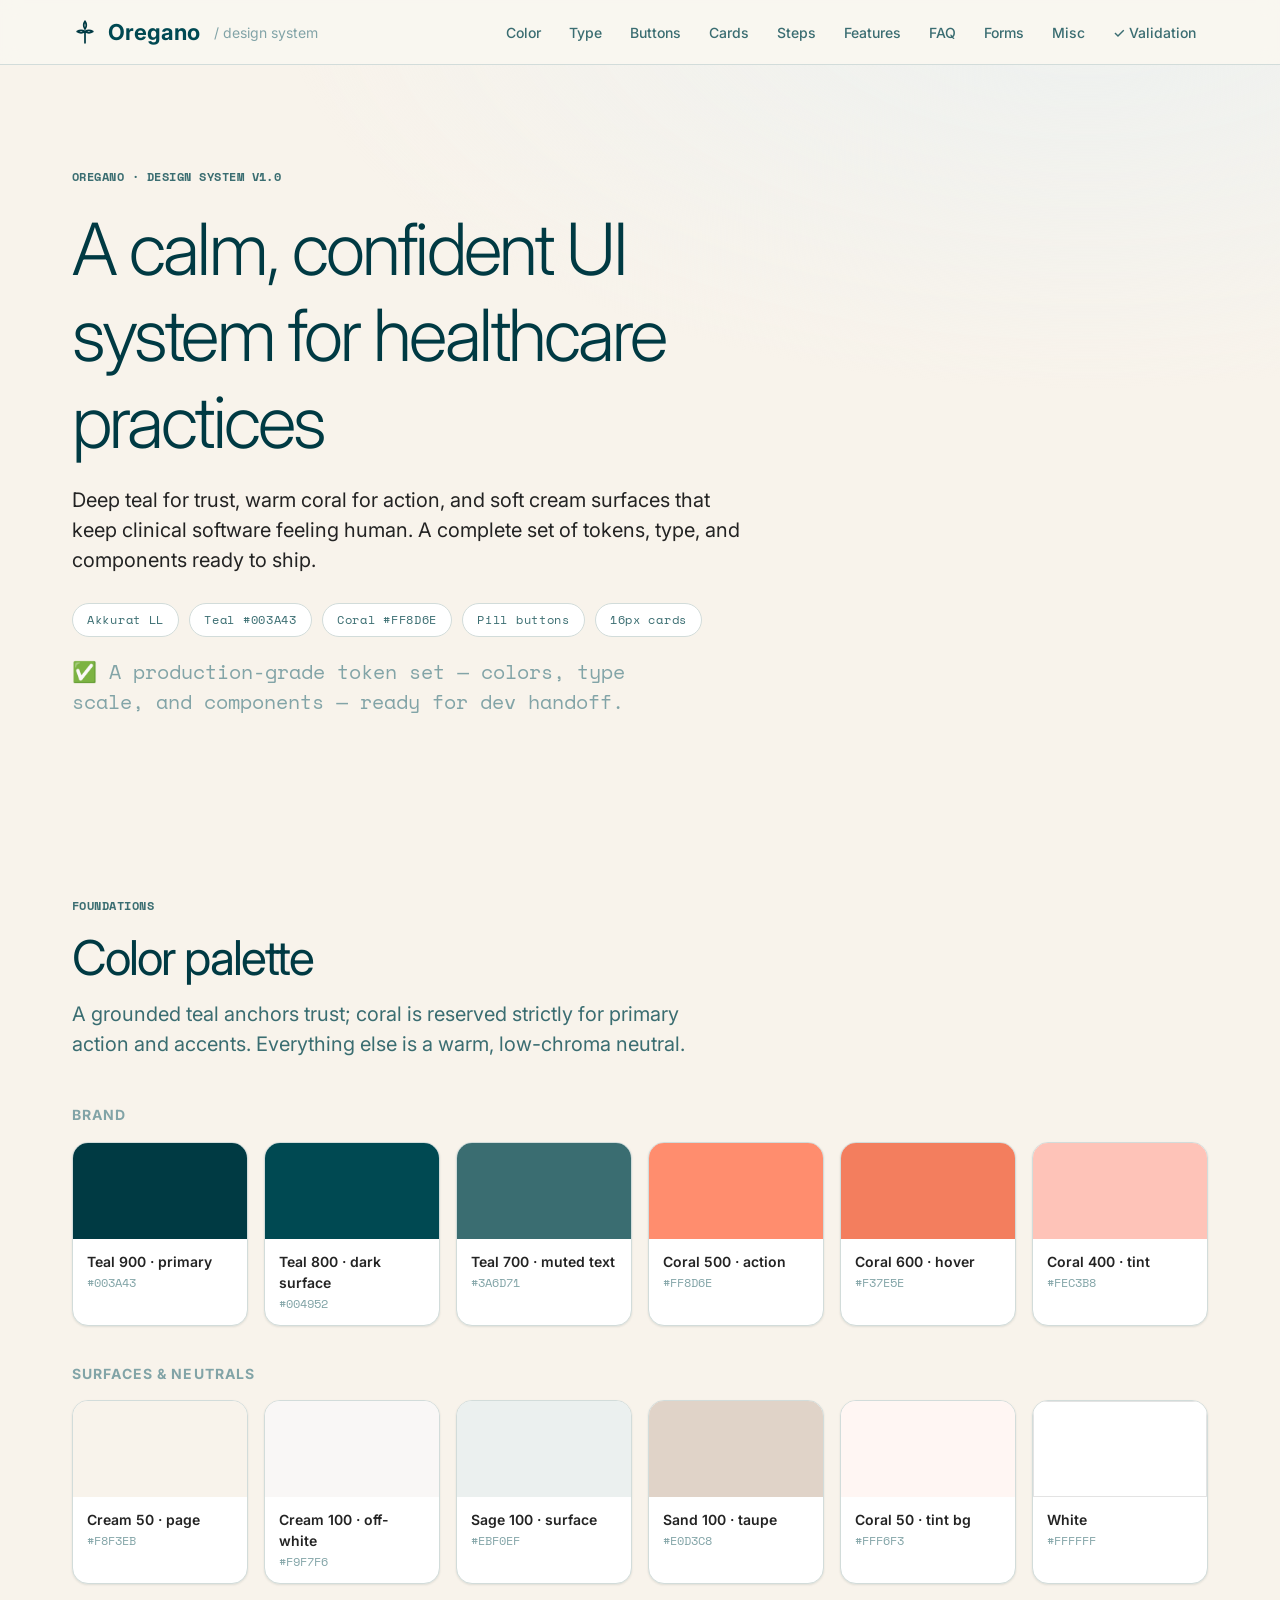
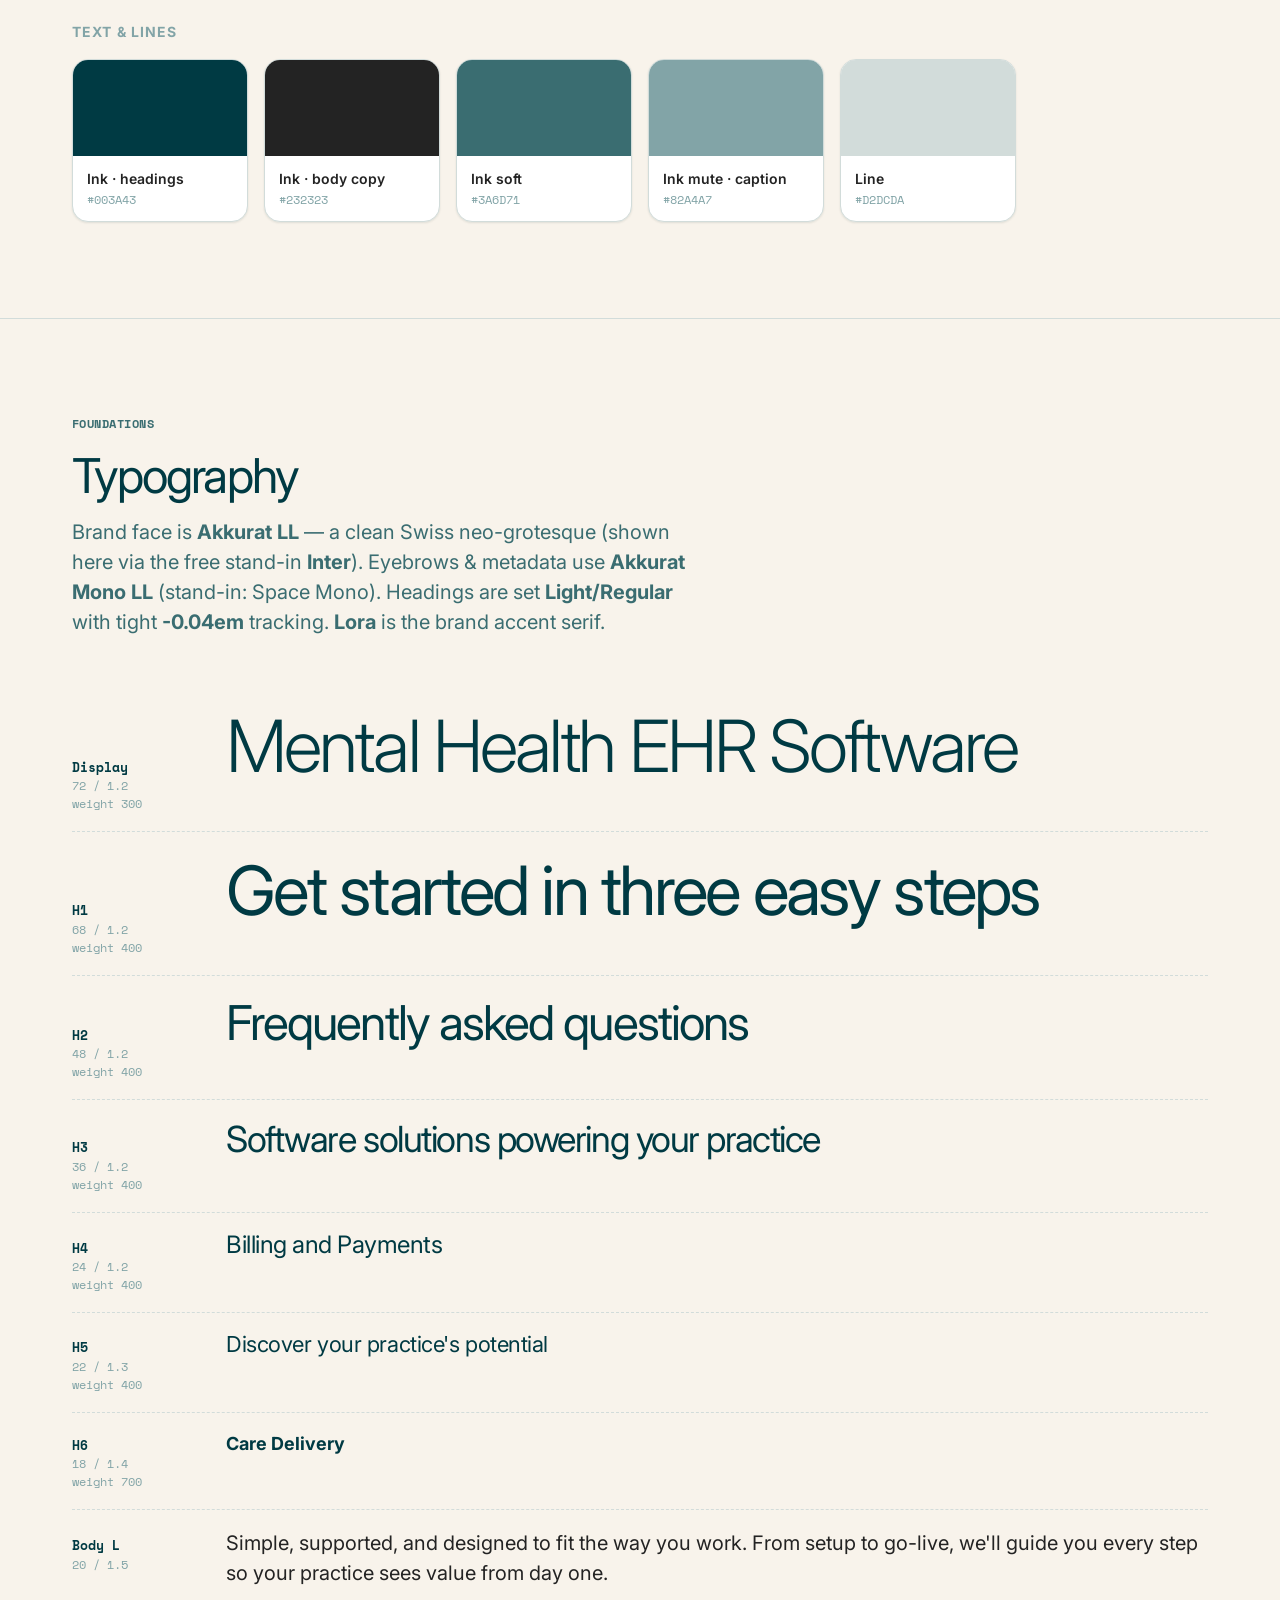
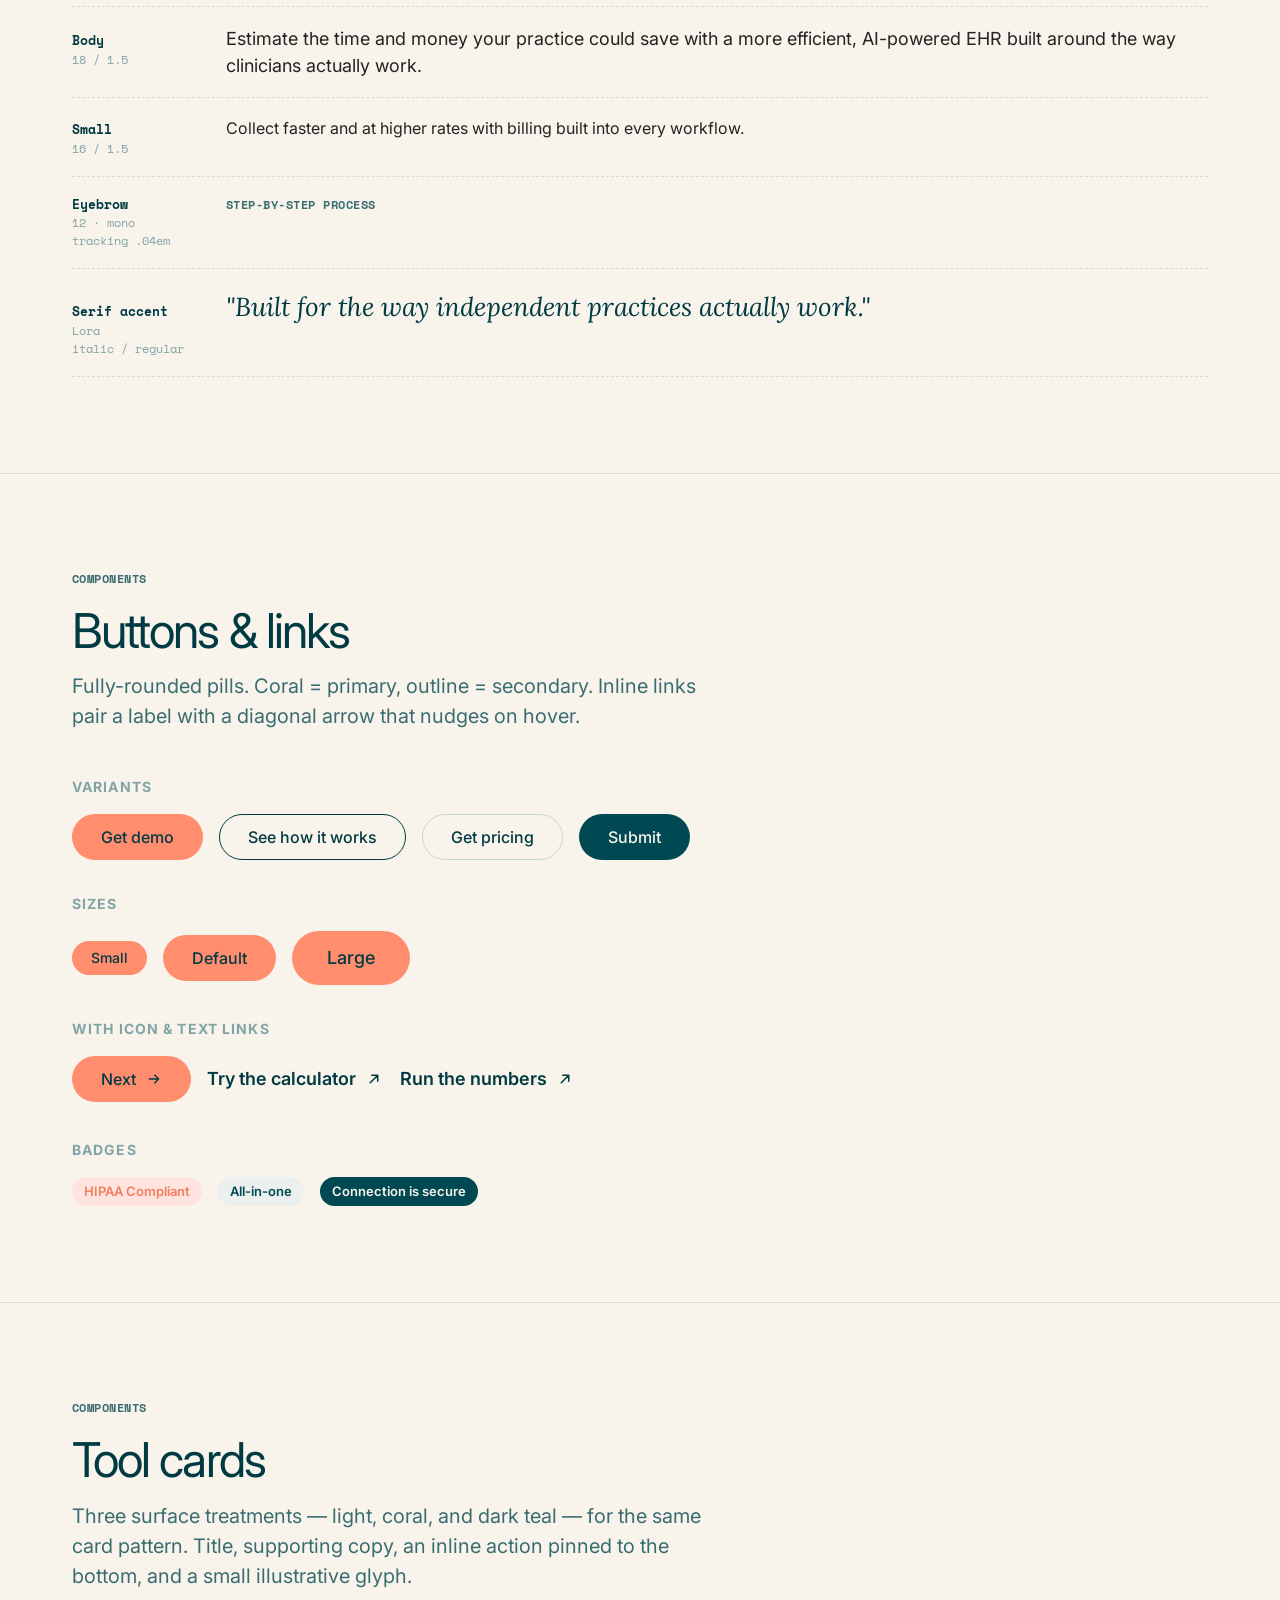
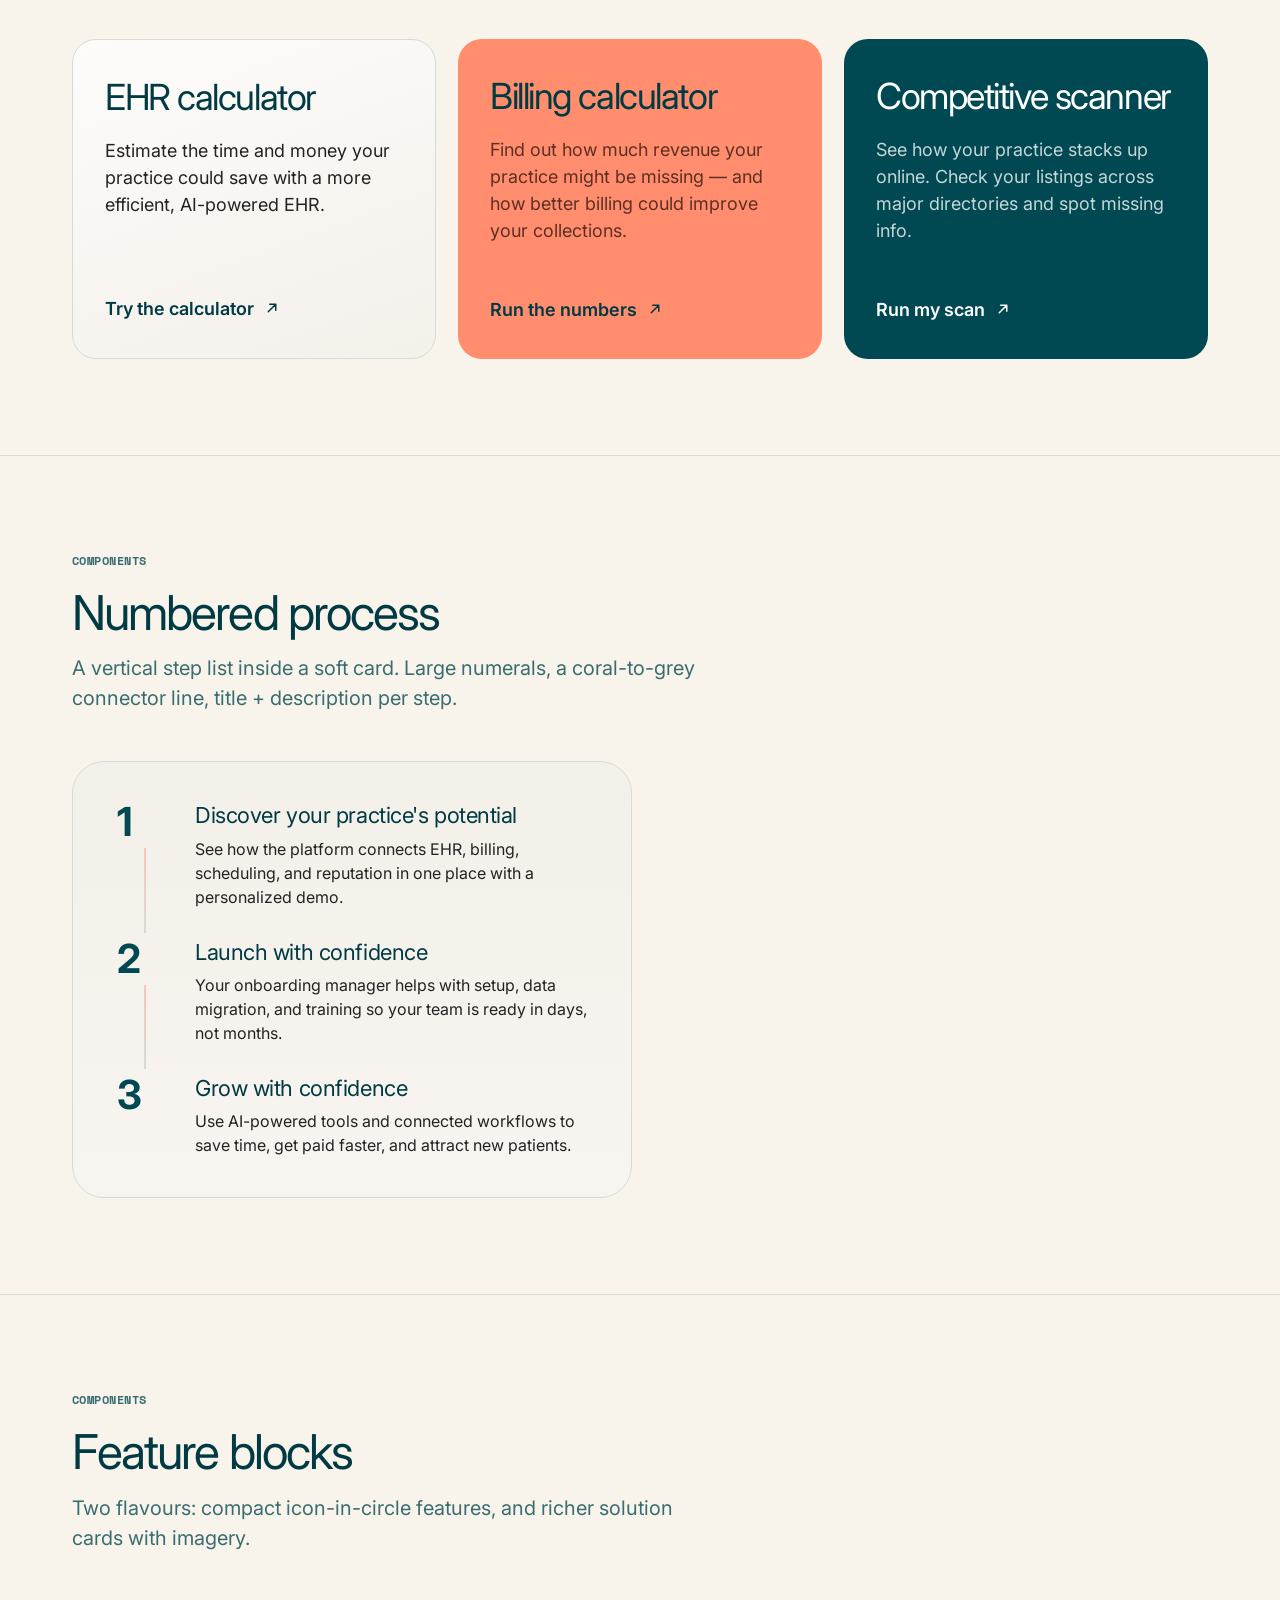
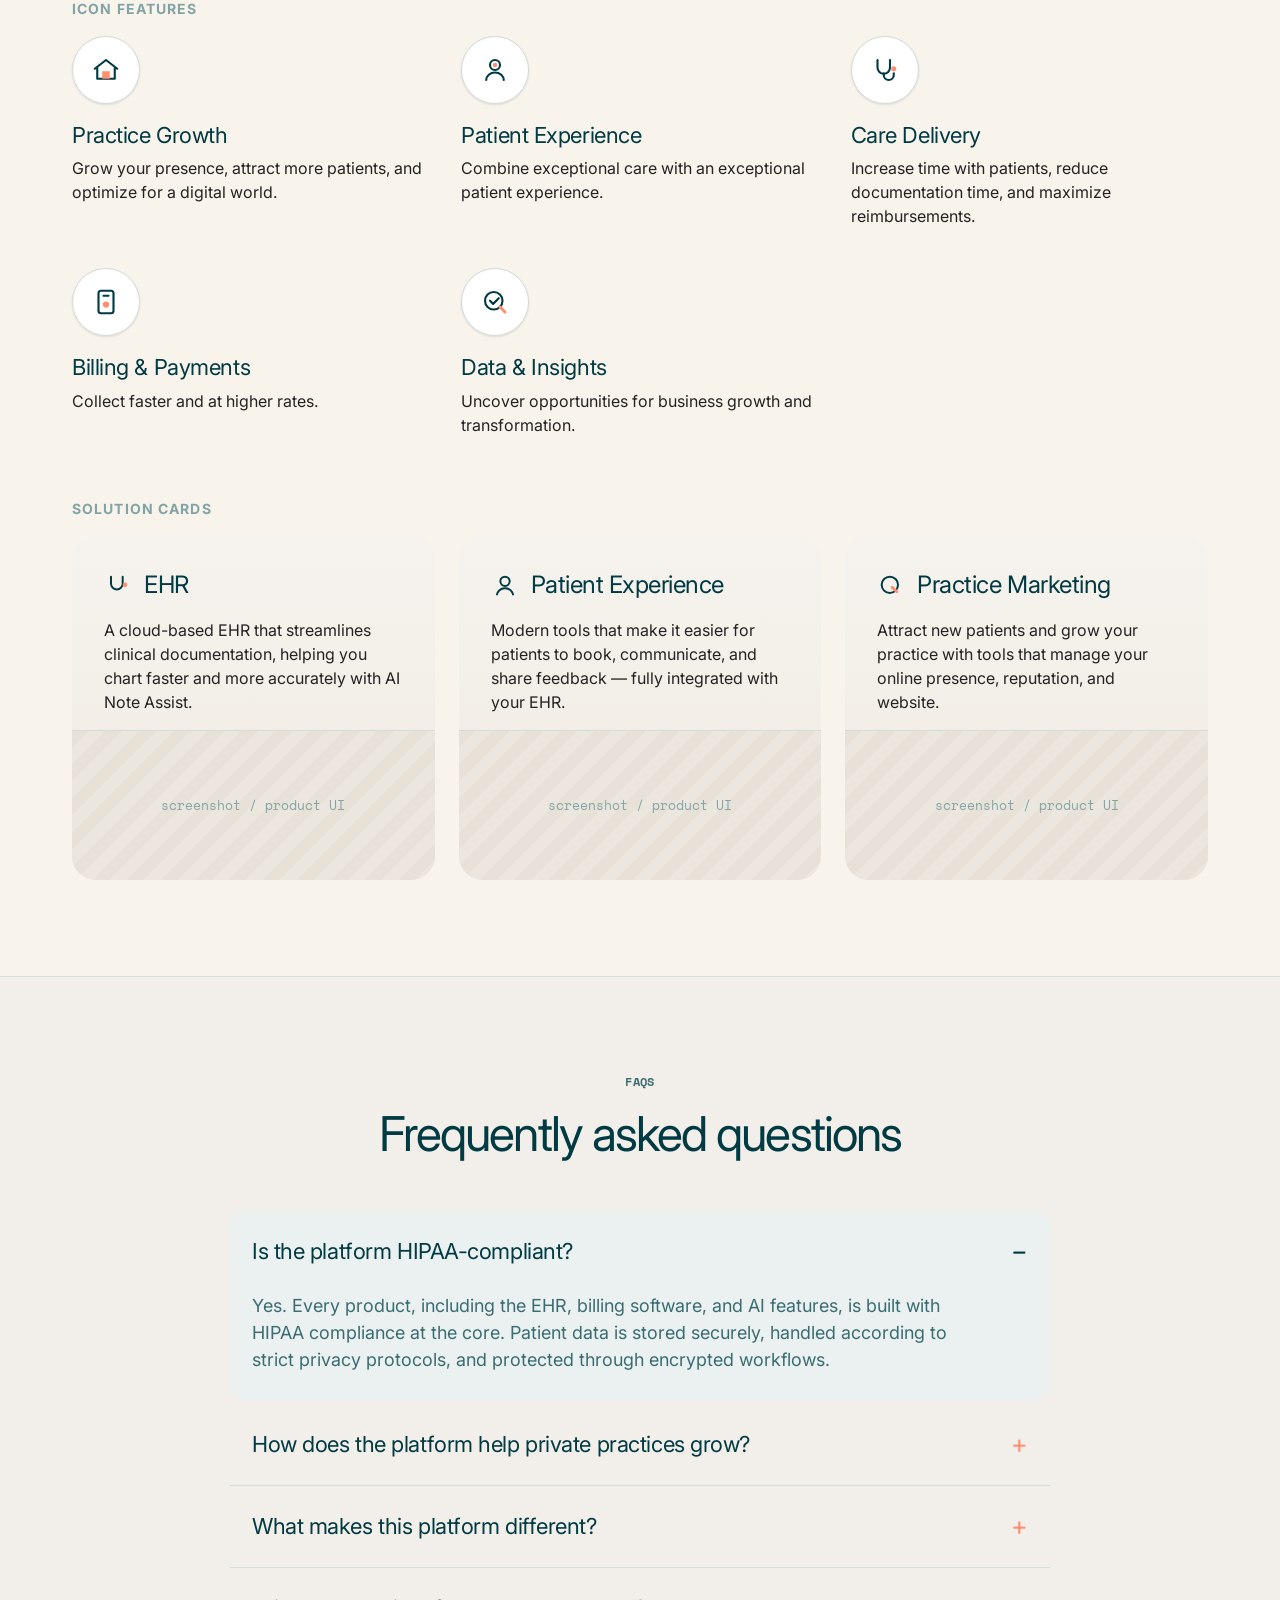
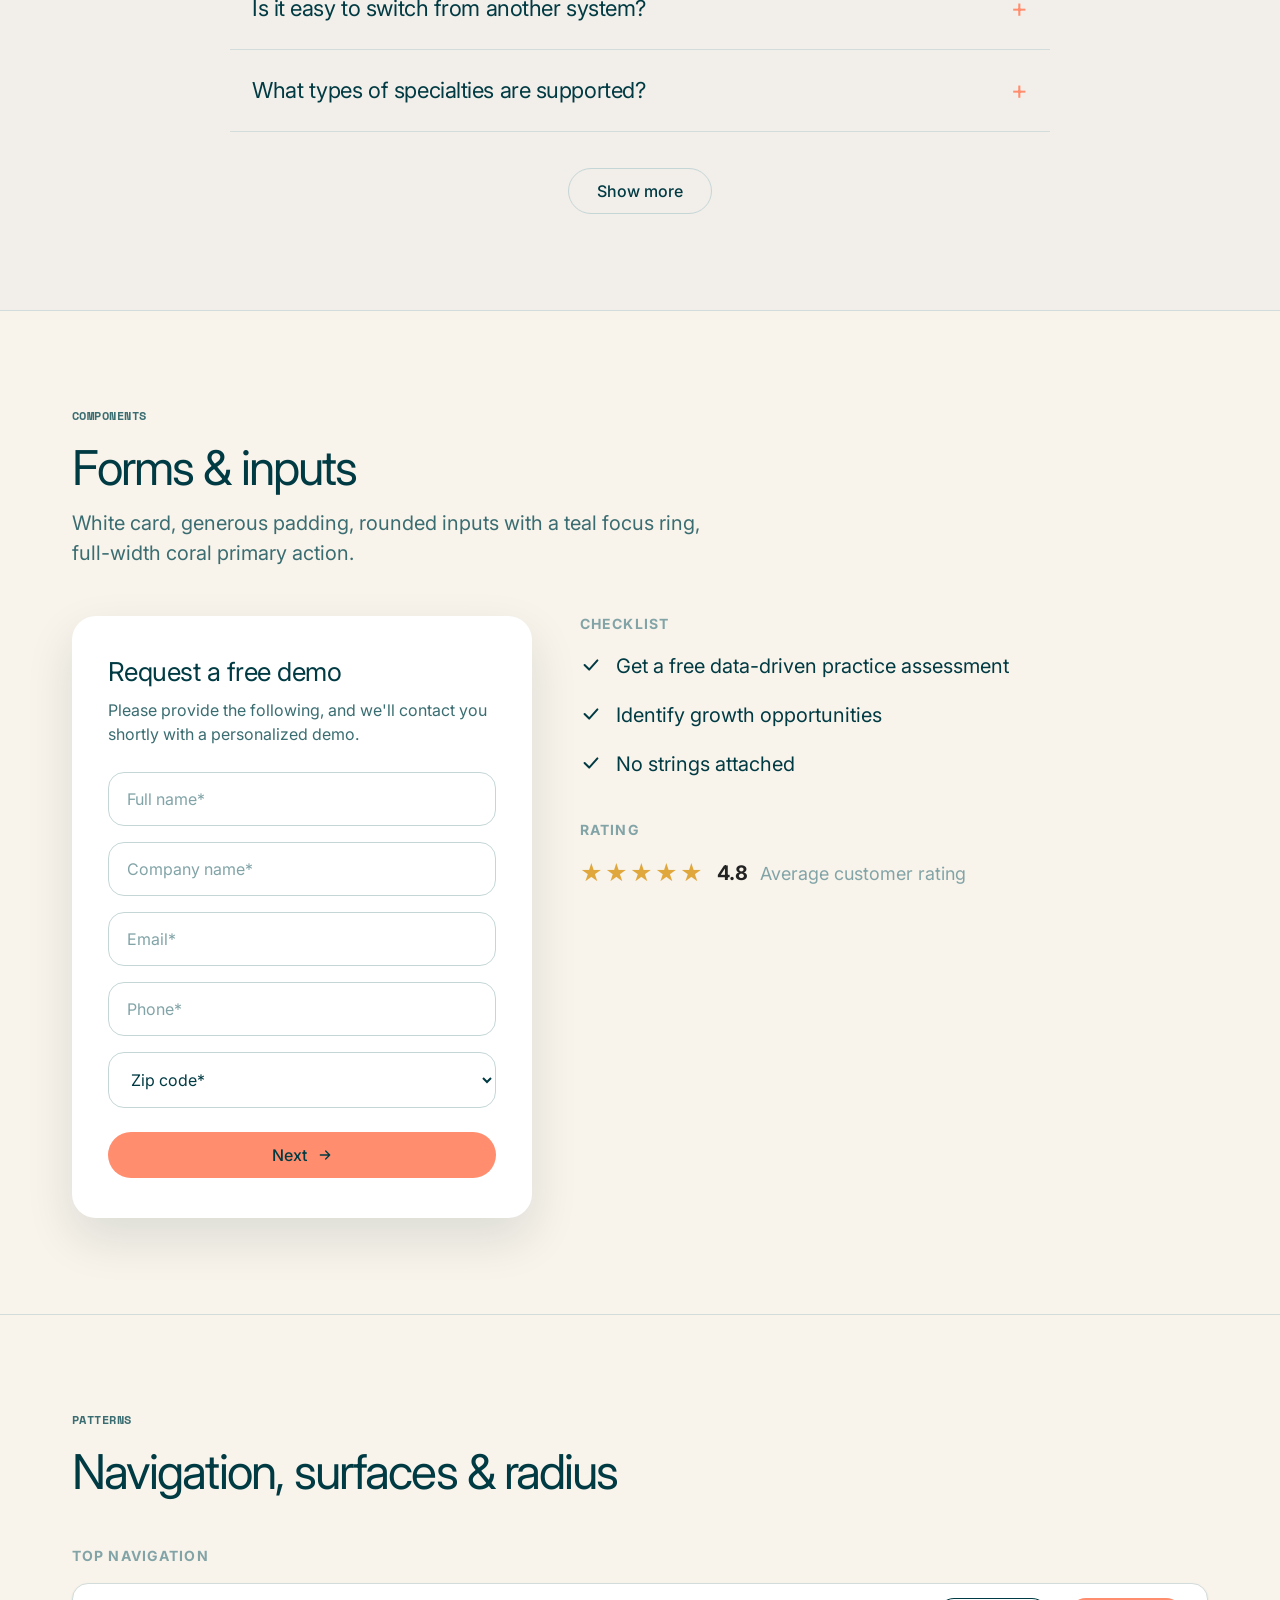
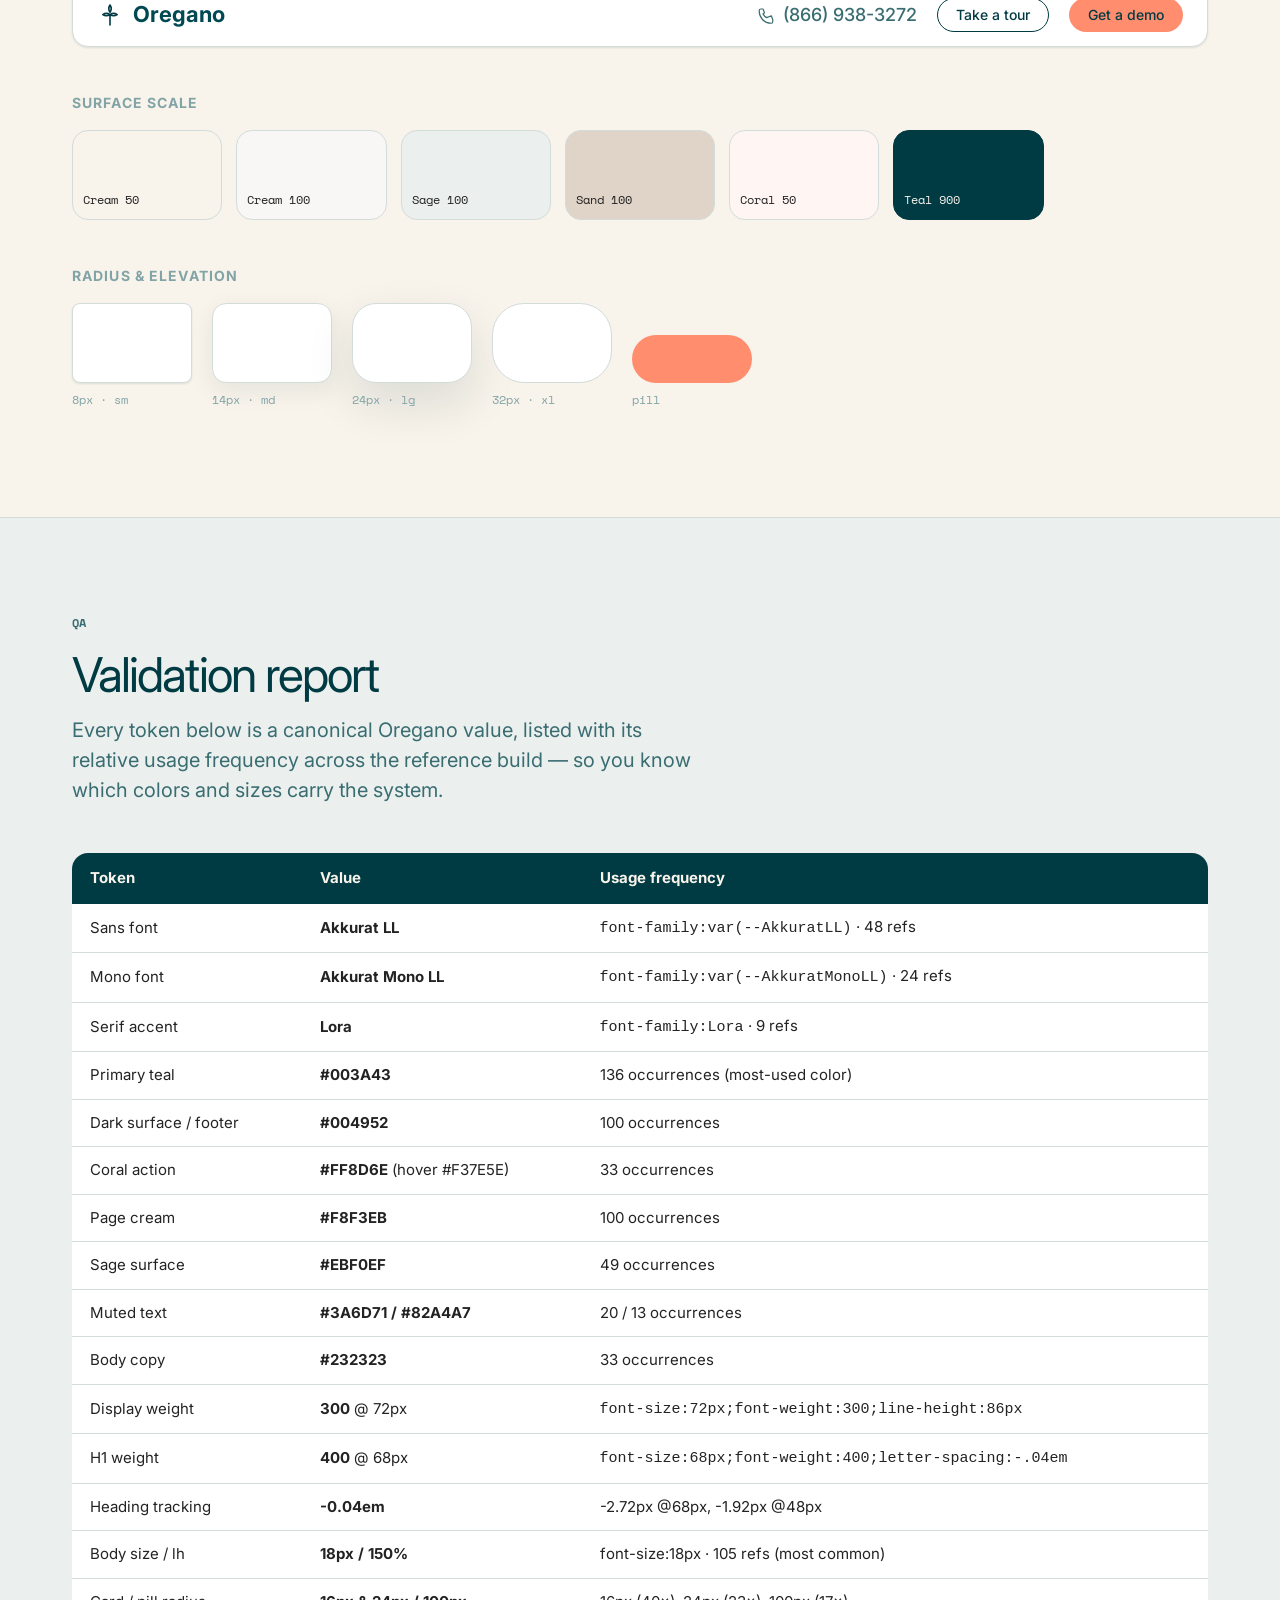
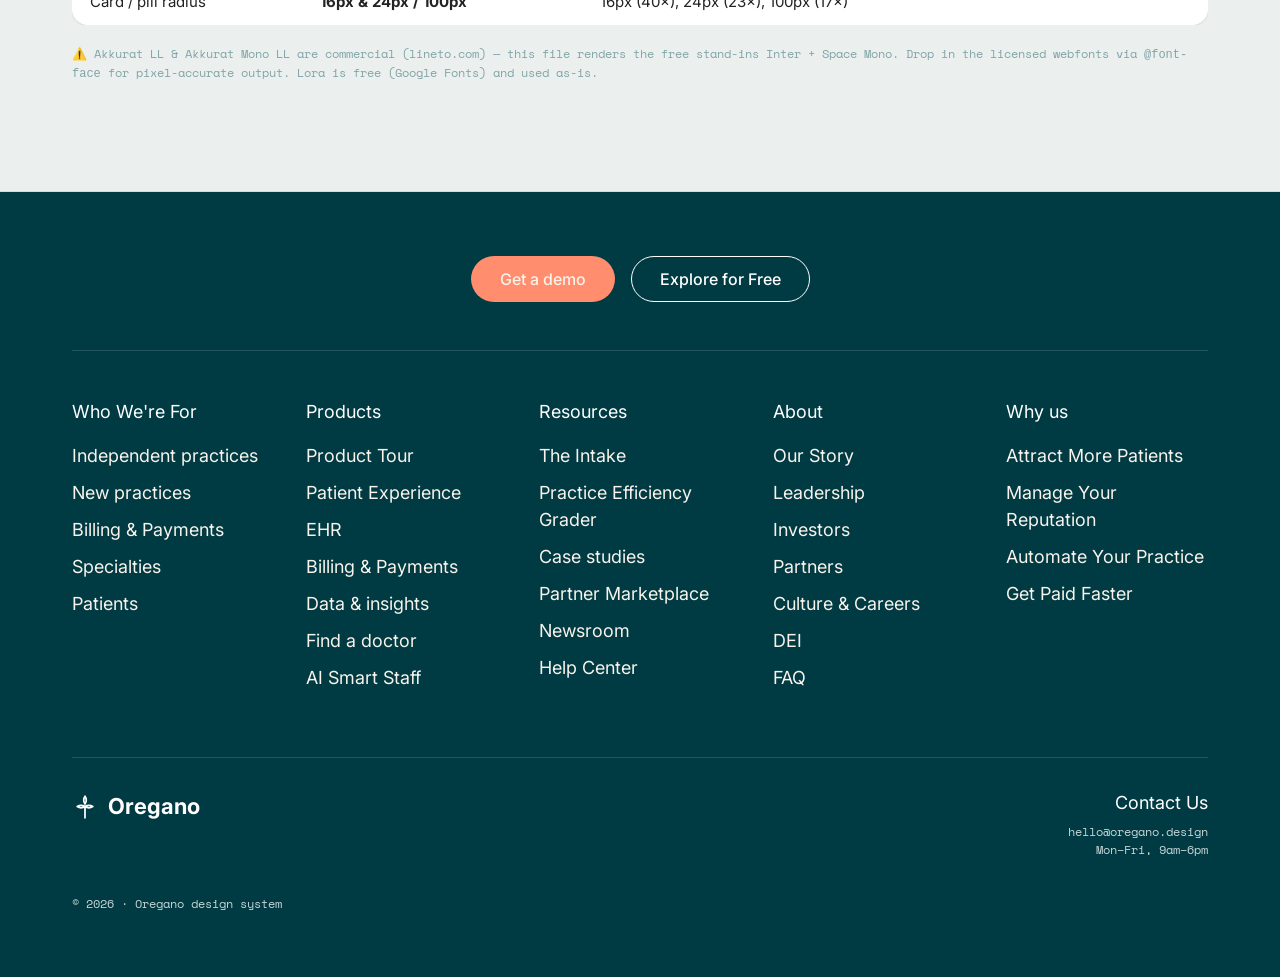
<file: oregano/index.html>
<!DOCTYPE html>
<html lang="en">
<head>
<meta charset="UTF-8" />
<meta name="viewport" content="width=device-width, initial-scale=1.0" />
<title>Oregano — Design System</title>
<link rel="preconnect" href="https://fonts.googleapis.com" />
<link rel="preconnect" href="https://fonts.gstatic.com" crossorigin />
<!-- Brand fonts are Akkurat LL + Akkurat Mono LL (licensed, lineto.com). Free stand-ins below: Inter ≈ Akkurat, Space Mono ≈ Akkurat Mono, Lora is the real accent serif. -->
<link href="https://fonts.googleapis.com/css2?family=Inter:wght@300;400;500;700&family=Space+Mono:wght@400;700&family=Lora:ital,wght@0,400;0,500;1,400&display=swap" rel="stylesheet" />
<style>
/* ============================================================
   DESIGN TOKENS
   Oregano — healthcare UI design system
   ============================================================ */
:root {
  /* ---- Brand colors ---- */
  --teal-900: #003a43;   /* PRIMARY teal — headings, dark sections (136× in CSS) */
  --teal-800: #004952;   /* alt dark surface / footer (100×) */
  --teal-700: #3a6d71;   /* mid teal — muted text */
  --teal-600: #82a4a7;   /* muted teal-grey — captions */

  --coral-500: #ff8d6e;  /* primary action (33×) */
  --coral-600: #f37e5e;  /* hover (darker coral) */
  --coral-400: #fec3b8;  /* tint */
  --coral-100: #fee3df;  /* lightest tint surface */
  --coral-50:  #fff6f3;

  /* ---- Neutrals / surfaces ---- */
  --cream-50:  #f8f3eb;  /* page base (100×) */
  --cream-100: #f9f7f6;  /* off-white */
  --cream-200: #f2eee9;  /* warm alt */
  --sand-100:  #e0d3c8;  /* warm taupe accent */
  --sand-200:  #d8d5cf;

  --sage-100:  #ebf0ef;  /* light teal-grey surface (49×) */
  --sage-200:  #edf1f0;  /* pale sage */
  --sage-active: #ebf0f1; /* faq active */

  --white: #ffffff;

  /* ---- Text ---- */
  --ink:      #003a43;   /* primary headings = teal-900 */
  --ink-body: #232323;   /* near-black body copy (33×) */
  --ink-soft: #3a6d71;   /* muted teal body */
  --ink-mute: #82a4a7;   /* captions */
  --on-dark:  #f8f3eb;   /* text on teal */
  --on-dark-soft: #c5d6d7;

  /* ---- Lines ---- */
  --line:        #d2dcda;
  --line-strong: #c5d6d7;
  --line-coral:  #fec3b8;

  /* ---- Type ---- */
  /* Brand: Akkurat LL / Akkurat Mono LL (licensed). Inter/Space Mono = free stand-ins. */
  --font-sans: "Akkurat LL", "Inter", "Helvetica Neue", Arial, sans-serif;
  --font-mono: "Akkurat Mono LL", "Space Mono", ui-monospace, monospace;
  --font-serif: "Lora", Georgia, serif;

  /* type scale — px values */
  --t-display: 72px;   /* weight 300 */
  --t-h1: 68px;        /* weight 400 */
  --t-h2: 48px;
  --t-h3: 36px;
  --t-h4: 24px;
  --t-h5: 22px;
  --t-h6: 18px;
  --t-body-lg: 20px;
  --t-body: 18px;      /* most common size (105×) */
  --t-small: 16px;
  --t-caption: 14px;
  --t-eyebrow: 12px;

  /* radius — verified: 16px & 24px dominate cards; 60–100px = pills */
  --r-sm: 8px;
  --r-md: 16px;   /* primary card radius (40× in CSS) */
  --r-lg: 24px;
  --r-xl: 32px;
  --r-pill: 100px;

  /* spacing */
  --sp-1: 4px;  --sp-2: 8px;  --sp-3: 12px; --sp-4: 16px;
  --sp-5: 24px; --sp-6: 32px; --sp-7: 48px; --sp-8: 64px; --sp-9: 96px;

  /* shadow */
  --shadow-sm: 0 1px 2px rgba(20,58,58,.06), 0 1px 3px rgba(20,58,58,.05);
  --shadow-md: 0 8px 24px rgba(20,58,58,.08);
  --shadow-lg: 0 20px 48px rgba(20,58,58,.12);
}

/* ============================================================
   BASE
   ============================================================ */
* { box-sizing: border-box; }
html { scroll-behavior: smooth; }
body {
  margin: 0;
  font-family: var(--font-sans);
  font-size: var(--t-body);
  line-height: 1.5;
  color: var(--ink-body);
  background: var(--cream-50);
  -webkit-font-smoothing: antialiased;
}

/* ---- Headings: LIGHT (300) display + REGULAR (400), tight negative tracking ---- */
h1,h2,h3,h4,h5,h6 { margin: 0; color: var(--ink); font-weight: 400; letter-spacing: -.04em; line-height: 1.2; }
h1 { font-size: var(--t-h1); }
h2 { font-size: var(--t-h2); }
h3 { font-size: var(--t-h3); }
h4 { font-size: var(--t-h4); letter-spacing: -.02em; }
h5 { font-size: var(--t-h5); letter-spacing: -.02em; }
h6 { font-size: var(--t-h6); letter-spacing: 0; line-height: 1.4; }

p { margin: 0 0 1em; color: var(--ink-body); line-height: 1.5; }
a { color: var(--ink); }

.eyebrow {
  font-family: var(--font-mono);
  font-size: var(--t-eyebrow);
  letter-spacing: .04em;
  text-transform: uppercase;
  color: var(--ink-soft);
  font-weight: 700;
}

/* ============================================================
   LAYOUT CHROME OF THE STYLEGUIDE
   ============================================================ */
.sg-top {
  position: sticky; top: 0; z-index: 50;
  background: rgba(250,247,241,.85);
  backdrop-filter: blur(10px);
  border-bottom: 1px solid var(--line);
}
.sg-top .wrap { display: flex; align-items: center; gap: var(--sp-5); height: 64px; }
.brandmark { display: flex; align-items: center; gap: 10px; font-weight: 700; font-size: 22px; color: var(--teal-800); }
.brandmark .leaf {
  width: 26px; height: 26px; display: grid; place-items: center;
}
.sg-nav { display: flex; gap: 4px; margin-left: auto; flex-wrap: wrap; }
.sg-nav a {
  text-decoration: none; font-size: 14px; color: var(--ink-soft);
  padding: 6px 12px; border-radius: var(--r-pill); font-weight: 500;
}
.sg-nav a:hover { background: var(--sage-100); color: var(--ink); }

.wrap { max-width: 1200px; margin: 0 auto; padding: 0 32px; }

section.block { padding: var(--sp-9) 0; border-bottom: 1px solid var(--line); }
.block-head { max-width: 640px; margin-bottom: var(--sp-7); }
.block-head .eyebrow { display: block; margin-bottom: 14px; }
.block-head p { font-size: var(--t-body-lg); color: var(--ink-soft); margin: 12px 0 0; }

.hero {
  padding: var(--sp-9) 0 var(--sp-8);
  background:
    radial-gradient(140% 120% at 85% -10%, var(--sage-200) 0%, rgba(220,230,225,0) 45%),
    var(--cream-50);
}
.hero h1 { font-size: var(--t-display); font-weight: 300; max-width: 14ch; }
.hero p { font-size: var(--t-body-lg); max-width: 52ch; margin-top: 20px; }
.hero .chips { display: flex; gap: 10px; margin-top: 28px; flex-wrap: wrap; }
.chip {
  font-family: var(--font-mono); font-size: 12px; letter-spacing: .06em;
  background: var(--white); border: 1px solid var(--line);
  padding: 7px 14px; border-radius: var(--r-pill); color: var(--ink-soft);
}

/* ============================================================
   SWATCHES
   ============================================================ */
.swatch-grid { display: grid; grid-template-columns: repeat(auto-fill, minmax(170px,1fr)); gap: 16px; }
.swatch { border: 1px solid var(--line); border-radius: var(--r-md); overflow: hidden; background: var(--white); box-shadow: var(--shadow-sm); }
.swatch .chip-color { height: 96px; }
.swatch .meta { padding: 12px 14px; }
.swatch .meta .name { font-weight: 600; font-size: 14px; }
.swatch .meta .hex { font-family: var(--font-mono); font-size: 12px; color: var(--ink-mute); margin-top: 2px; }

/* ============================================================
   TYPE SPECIMENS
   ============================================================ */
.type-row { display: grid; grid-template-columns: 130px 1fr; gap: 24px; align-items: baseline; padding: 18px 0; border-bottom: 1px dashed var(--line); }
.type-row .tag { font-family: var(--font-mono); font-size: 12px; color: var(--ink-mute); }
.type-row .tag b { display: block; color: var(--ink); font-size: 13px; }

/* ============================================================
   BUTTONS
   ============================================================ */
.btn {
  display: inline-flex; align-items: center; gap: 10px; cursor: pointer;
  font-family: var(--font-sans); font-size: 16px; font-weight: 500;
  padding: 14px 28px; border-radius: var(--r-pill); border: 1.5px solid transparent;
  text-decoration: none; transition: all .18s ease; line-height: 1;
}
.btn-primary { background: var(--coral-500); color: var(--teal-900); }
.btn-primary:hover { background: var(--coral-600); transform: translateY(-1px); }
.btn-secondary { background: transparent; color: var(--ink); border-color: var(--ink); }
.btn-secondary:hover { background: var(--ink); color: var(--on-dark); }
.btn-ghost { background: transparent; color: var(--ink); border-color: var(--line-strong); }
.btn-ghost:hover { border-color: var(--ink); }
.btn-dark { background: var(--teal-800); color: var(--on-dark); }
.btn-dark:hover { background: var(--teal-900); }
.btn-sm { padding: 9px 18px; font-size: 14px; }
.btn-lg { padding: 17px 34px; font-size: 18px; }

.link-arrow {
  display: inline-flex; align-items: center; gap: 8px;
  font-weight: 600; text-decoration: none; color: var(--ink);
}
.link-arrow .ico { width: 20px; height: 20px; display: grid; place-items: center; transition: transform .18s ease; }
.link-arrow:hover .ico { transform: translate(2px,-2px); }

.btn-group { display: flex; gap: 16px; flex-wrap: wrap; align-items: center; }

/* ============================================================
   TOOL CARDS (3 variants)
   ============================================================ */
.tool-grid { display: grid; grid-template-columns: repeat(3,1fr); gap: 22px; }
.tool-card {
  border-radius: var(--r-lg); padding: 36px 32px; min-height: 320px;
  display: flex; flex-direction: column; position: relative; overflow: hidden;
}
.tool-card h3 { font-size: 36px; font-weight: 400; letter-spacing: -.04em; }
.tool-card p { margin: 18px 0 0; }
.tool-card .link-arrow { margin-top: auto; padding-top: 28px; }
.tool-card .glyph { position: absolute; right: 24px; bottom: 22px; opacity: .9; }

.tool-card.light { background: linear-gradient(160deg,#fdfcfa,#f4f0ea); border: 1px solid var(--line); }
.tool-card.coral { background: var(--coral-500); }
.tool-card.coral h3, .tool-card.coral .link-arrow { color: var(--teal-900); }
.tool-card.coral p { color: #5e2f23; }
.tool-card.dark  { background: var(--teal-800); }
.tool-card.dark h3 { color: var(--white); }
.tool-card.dark p  { color: var(--on-dark-soft); }
.tool-card.dark .link-arrow { color: var(--white); }

/* ============================================================
   STEP PROCESS
   ============================================================ */
.steps-card {
  background: linear-gradient(180deg,#f3f0ea,#f8f5f0);
  border: 1px solid var(--line); border-radius: var(--r-xl);
  padding: 40px 44px; max-width: 560px;
}
.step { display: grid; grid-template-columns: 56px 1fr; gap: 22px; padding-bottom: 30px; position: relative; }
.step:last-child { padding-bottom: 0; }
.step:not(:last-child)::after {
  content: ""; position: absolute; left: 27px; top: 46px; bottom: 6px;
  width: 1.5px; background: linear-gradient(var(--coral-400), var(--line));
}
.step .num { font-size: 40px; font-weight: 700; color: var(--teal-800); line-height: 1; }
.step h5 { margin-bottom: 8px; }
.step p { margin: 0; font-size: var(--t-small); }

/* ============================================================
   FEATURE ICON CARDS
   ============================================================ */
.feat-grid { display: grid; grid-template-columns: repeat(3,1fr); gap: 40px 32px; }
.feat { text-align: left; }
.feat .iconwrap {
  width: 68px; height: 68px; border-radius: var(--r-pill);
  background: var(--white); box-shadow: var(--shadow-sm);
  display: grid; place-items: center; margin-bottom: 18px; border: 1px solid var(--line);
}
.feat h5 { margin-bottom: 8px; }
.feat p { font-size: var(--t-small); margin: 0; }

/* ============================================================
   SOLUTION CARDS (image + title)
   ============================================================ */
.sol-grid { display: grid; grid-template-columns: repeat(3,1fr); gap: 24px; }
.sol-card { background: linear-gradient(180deg,#f6f3ee,#efeae2); border-radius: var(--r-lg); padding: 36px 32px 0; overflow: hidden; }
.sol-card .row { display: flex; align-items: center; gap: 12px; margin-bottom: 18px; }
.sol-card h4 { font-weight: 400; }
.sol-card p { font-size: var(--t-small); }
.sol-card .ph {
  height: 150px; margin: 14px -32px 0; background:
    repeating-linear-gradient(135deg,#e7e1d7 0 12px,#ece7de 12px 24px);
  border-top: 1px solid var(--line);
  display: grid; place-items: center; color: var(--ink-mute); font-size: 13px; font-family: var(--font-mono);
}

/* ============================================================
   FAQ ACCORDION
   ============================================================ */
.faq { max-width: 820px; }
details.faq-item { border-bottom: 1px solid var(--line); }
details.faq-item[open] { background: var(--sage-active); border-radius: var(--r-md); border-bottom-color: transparent; margin: 4px 0; }
.faq-item summary {
  list-style: none; cursor: pointer; display: flex; justify-content: space-between; align-items: center;
  gap: 16px; padding: 24px 22px; font-size: 22px; font-weight: 400; letter-spacing: -.02em; color: var(--ink);
}
.faq-item summary::-webkit-details-marker { display: none; }
.faq-item .sign { color: var(--coral-500); font-size: 26px; line-height: 1; transition: transform .2s ease; }
.faq-item[open] .sign { color: var(--ink); }
.faq-item .answer { padding: 0 22px 26px; color: var(--ink-soft); max-width: 70ch; }

/* ============================================================
   FORM
   ============================================================ */
.form-card { background: var(--white); border-radius: var(--r-lg); padding: 40px 36px; box-shadow: var(--shadow-lg); max-width: 460px; }
.form-card h4 { font-weight: 400; font-size: 26px; }
.form-card .sub { color: var(--ink-soft); font-size: var(--t-small); margin: 10px 0 26px; }
.field { margin-bottom: 16px; }
.field input, .field select {
  width: 100%; padding: 16px 18px; font-family: var(--font-sans); font-size: 16px;
  border: 1.5px solid var(--line-strong); border-radius: var(--r-md); background: var(--white);
  color: var(--ink); transition: border-color .15s ease;
}
.field input::placeholder { color: var(--ink-mute); }
.field input:focus, .field select:focus { outline: none; border-color: var(--teal-700); }
.form-card .btn-primary { width: 100%; justify-content: center; margin-top: 8px; }

/* ============================================================
   MISC: checklist, rating, nav bar demo
   ============================================================ */
.checklist { list-style: none; padding: 0; margin: 0; display: grid; gap: 16px; }
.checklist li { display: flex; gap: 14px; align-items: flex-start; font-size: var(--t-body-lg); color: var(--ink); }
.checklist .tick { color: var(--teal-800); flex: none; margin-top: 3px; }

.rating { display: flex; align-items: center; gap: 12px; }
.stars { color: #e0a73c; letter-spacing: 2px; font-size: 22px; }
.rating .score { font-weight: 700; font-size: 20px; }
.rating .label { color: var(--ink-mute); }

.navbar-demo {
  display: flex; align-items: center; gap: 20px; background: var(--white);
  border: 1px solid var(--line); border-radius: var(--r-md); padding: 14px 24px; box-shadow: var(--shadow-sm);
}
.navbar-demo .phone { margin-left: auto; display: flex; align-items: center; gap: 8px; color: var(--ink-soft); font-weight: 500; }

/* badges / tags */
.badge { display: inline-flex; align-items: center; gap: 6px; font-size: 13px; font-weight: 600; padding: 5px 12px; border-radius: var(--r-pill); }
.badge.coral { background: var(--coral-100); color: var(--coral-600); }
.badge.teal { background: var(--sage-100); color: var(--teal-800); }
.badge.solid { background: var(--teal-800); color: var(--on-dark); }

/* surface preview tiles */
.surf-grid { display: grid; grid-template-columns: repeat(auto-fill,minmax(150px,1fr)); gap: 14px; }
.surf { height: 90px; border-radius: var(--r-md); border: 1px solid var(--line); display: flex; align-items: flex-end; padding: 10px; font-size: 12px; font-family: var(--font-mono); }

/* footer */
.foot { background: var(--teal-900); color: var(--on-dark); padding: var(--sp-8) 0; border: none; }
.foot .brandmark { color: var(--white); }
.foot p { color: var(--on-dark-soft); }
.foot a { color: var(--on-dark); text-decoration: none; }

/* utility */
.stack-sm > * + * { margin-top: 10px; }
.note { font-family: var(--font-mono); font-size: 12px; color: var(--ink-mute); }
.subhead { font-size: 14px; font-weight: 700; text-transform: uppercase; letter-spacing: .08em; color: var(--ink-mute); margin-bottom: 18px; }

/* responsive */
@media (max-width: 900px) {
  :root { --t-display: 44px; --t-h1: 38px; --t-h2: 30px; --t-h3: 24px; }
  .tool-grid, .feat-grid, .sol-grid { grid-template-columns: 1fr; }
  .wrap { padding: 0 20px; }
  .type-row { grid-template-columns: 1fr; gap: 6px; }
  .foot div[style*="repeat(5"] { grid-template-columns: repeat(2,1fr) !important; }
}
</style>
</head>
<body>

<!-- ===== STICKY STYLEGUIDE NAV ===== -->
<header class="sg-top">
  <div class="wrap">
    <div class="brandmark">
      <span class="leaf">
        <svg width="26" height="26" viewBox="0 0 24 24" fill="none"><path d="M12 2c1.6 2.4 1.6 4.8 0 7.2C10.4 6.8 10.4 4.4 12 2Zm0 9.6c2.4-1.6 4.8-1.6 7.2 0-2.4 1.6-4.8 1.6-7.2 0Zm0 0c-2.4-1.6-4.8-1.6-7.2 0 2.4 1.6 4.8 1.6 7.2 0Zm0 .8v9.6" stroke="#003a43" stroke-width="1.6" stroke-linecap="round" stroke-linejoin="round"/></svg>
      </span>
      Oregano<span style="font-weight:400;color:var(--ink-mute);font-size:14px;margin-left:4px;">/ design system</span>
    </div>
    <nav class="sg-nav">
      <a href="#colors">Color</a>
      <a href="#type">Type</a>
      <a href="#buttons">Buttons</a>
      <a href="#cards">Cards</a>
      <a href="#steps">Steps</a>
      <a href="#features">Features</a>
      <a href="#faq">FAQ</a>
      <a href="#forms">Forms</a>
      <a href="#misc">Misc</a>
      <a href="#validation">✓ Validation</a>
    </nav>
  </div>
</header>

<!-- ===== HERO ===== -->
<section class="hero">
  <div class="wrap">
    <span class="eyebrow">Oregano · Design system v1.0</span>
    <h1 style="margin-top:18px;">A calm, confident UI system for healthcare practices</h1>
    <p>Deep teal for trust, warm coral for action, and soft cream surfaces that keep clinical software feeling human. A complete set of tokens, type, and components ready to ship.</p>
    <div class="chips">
      <span class="chip">Akkurat LL</span>
      <span class="chip">Teal #003A43</span>
      <span class="chip">Coral #FF8D6E</span>
      <span class="chip">Pill buttons</span>
      <span class="chip">16px cards</span>
    </div>
    <p class="note" style="margin-top:20px;color:var(--ink-mute);">✅ A production-grade token set — colors, type scale, and components — ready for dev handoff.</p>
  </div>
</section>

<!-- ===== COLOR ===== -->
<section class="block" id="colors">
  <div class="wrap">
    <div class="block-head">
      <span class="eyebrow">Foundations</span>
      <h2>Color palette</h2>
      <p>A grounded teal anchors trust; coral is reserved strictly for primary action and accents. Everything else is a warm, low-chroma neutral.</p>
    </div>

    <h3 class="subhead">Brand</h3>
    <div class="swatch-grid" style="margin-bottom:40px;">
      <div class="swatch"><div class="chip-color" style="background:#003a43"></div><div class="meta"><div class="name">Teal 900 · primary</div><div class="hex">#003A43</div></div></div>
      <div class="swatch"><div class="chip-color" style="background:#004952"></div><div class="meta"><div class="name">Teal 800 · dark surface</div><div class="hex">#004952</div></div></div>
      <div class="swatch"><div class="chip-color" style="background:#3a6d71"></div><div class="meta"><div class="name">Teal 700 · muted text</div><div class="hex">#3A6D71</div></div></div>
      <div class="swatch"><div class="chip-color" style="background:#ff8d6e"></div><div class="meta"><div class="name">Coral 500 · action</div><div class="hex">#FF8D6E</div></div></div>
      <div class="swatch"><div class="chip-color" style="background:#f37e5e"></div><div class="meta"><div class="name">Coral 600 · hover</div><div class="hex">#F37E5E</div></div></div>
      <div class="swatch"><div class="chip-color" style="background:#fec3b8"></div><div class="meta"><div class="name">Coral 400 · tint</div><div class="hex">#FEC3B8</div></div></div>
    </div>

    <h3 class="subhead">Surfaces &amp; neutrals</h3>
    <div class="swatch-grid" style="margin-bottom:40px;">
      <div class="swatch"><div class="chip-color" style="background:#f8f3eb"></div><div class="meta"><div class="name">Cream 50 · page</div><div class="hex">#F8F3EB</div></div></div>
      <div class="swatch"><div class="chip-color" style="background:#f9f7f6"></div><div class="meta"><div class="name">Cream 100 · off-white</div><div class="hex">#F9F7F6</div></div></div>
      <div class="swatch"><div class="chip-color" style="background:#ebf0ef"></div><div class="meta"><div class="name">Sage 100 · surface</div><div class="hex">#EBF0EF</div></div></div>
      <div class="swatch"><div class="chip-color" style="background:#e0d3c8"></div><div class="meta"><div class="name">Sand 100 · taupe</div><div class="hex">#E0D3C8</div></div></div>
      <div class="swatch"><div class="chip-color" style="background:#fff6f3"></div><div class="meta"><div class="name">Coral 50 · tint bg</div><div class="hex">#FFF6F3</div></div></div>
      <div class="swatch"><div class="chip-color" style="background:#ffffff;border:1px solid #e3e3e3"></div><div class="meta"><div class="name">White</div><div class="hex">#FFFFFF</div></div></div>
    </div>

    <h3 class="subhead">Text &amp; lines</h3>
    <div class="swatch-grid">
      <div class="swatch"><div class="chip-color" style="background:#003a43"></div><div class="meta"><div class="name">Ink · headings</div><div class="hex">#003A43</div></div></div>
      <div class="swatch"><div class="chip-color" style="background:#232323"></div><div class="meta"><div class="name">Ink · body copy</div><div class="hex">#232323</div></div></div>
      <div class="swatch"><div class="chip-color" style="background:#3a6d71"></div><div class="meta"><div class="name">Ink soft</div><div class="hex">#3A6D71</div></div></div>
      <div class="swatch"><div class="chip-color" style="background:#82a4a7"></div><div class="meta"><div class="name">Ink mute · caption</div><div class="hex">#82A4A7</div></div></div>
      <div class="swatch"><div class="chip-color" style="background:#d2dcda"></div><div class="meta"><div class="name">Line</div><div class="hex">#D2DCDA</div></div></div>
    </div>
  </div>
</section>

<!-- ===== TYPOGRAPHY ===== -->
<section class="block" id="type">
  <div class="wrap">
    <div class="block-head">
      <span class="eyebrow">Foundations</span>
      <h2>Typography</h2>
      <p>Brand face is <b>Akkurat LL</b> — a clean Swiss neo-grotesque (shown here via the free stand-in <b>Inter</b>). Eyebrows &amp; metadata use <b>Akkurat Mono LL</b> (stand-in: Space Mono). Headings are set <b>Light/Regular</b> with tight <b>-0.04em</b> tracking. <b>Lora</b> is the brand accent serif.</p>
    </div>

    <div class="type-row"><div class="tag"><b>Display</b>72 / 1.2<br>weight 300</div><div style="font-size:var(--t-display);font-weight:300;line-height:1.2;letter-spacing:-.04em;color:var(--ink);">Mental Health EHR Software</div></div>
    <div class="type-row"><div class="tag"><b>H1</b>68 / 1.2<br>weight 400</div><h1>Get started in three easy steps</h1></div>
    <div class="type-row"><div class="tag"><b>H2</b>48 / 1.2<br>weight 400</div><h2>Frequently asked questions</h2></div>
    <div class="type-row"><div class="tag"><b>H3</b>36 / 1.2<br>weight 400</div><h3>Software solutions powering your practice</h3></div>
    <div class="type-row"><div class="tag"><b>H4</b>24 / 1.2<br>weight 400</div><h4>Billing and Payments</h4></div>
    <div class="type-row"><div class="tag"><b>H5</b>22 / 1.3<br>weight 400</div><h5>Discover your practice's potential</h5></div>
    <div class="type-row"><div class="tag"><b>H6</b>18 / 1.4<br>weight 700</div><h6 style="font-weight:700;">Care Delivery</h6></div>
    <div class="type-row"><div class="tag"><b>Body L</b>20 / 1.5</div><p style="font-size:var(--t-body-lg);margin:0;">Simple, supported, and designed to fit the way you work. From setup to go-live, we'll guide you every step so your practice sees value from day one.</p></div>
    <div class="type-row"><div class="tag"><b>Body</b>18 / 1.5</div><p style="margin:0;">Estimate the time and money your practice could save with a more efficient, AI-powered EHR built around the way clinicians actually work.</p></div>
    <div class="type-row"><div class="tag"><b>Small</b>16 / 1.5</div><p style="font-size:var(--t-small);margin:0;">Collect faster and at higher rates with billing built into every workflow.</p></div>
    <div class="type-row"><div class="tag"><b>Eyebrow</b>12 · mono<br>tracking .04em</div><span class="eyebrow">Step-by-step process</span></div>
    <div class="type-row"><div class="tag"><b>Serif accent</b>Lora<br>italic / regular</div><p style="font-family:var(--font-serif);font-size:26px;font-style:italic;color:var(--ink);margin:0;">"Built for the way independent practices actually work."</p></div>
  </div>
</section>

<!-- ===== BUTTONS ===== -->
<section class="block" id="buttons">
  <div class="wrap">
    <div class="block-head">
      <span class="eyebrow">Components</span>
      <h2>Buttons &amp; links</h2>
      <p>Fully-rounded pills. Coral = primary, outline = secondary. Inline links pair a label with a diagonal arrow that nudges on hover.</p>
    </div>

    <h3 class="subhead">Variants</h3>
    <div class="btn-group" style="margin-bottom:36px;">
      <a class="btn btn-primary">Get demo</a>
      <a class="btn btn-secondary">See how it works</a>
      <a class="btn btn-ghost">Get pricing</a>
      <a class="btn btn-dark">Submit</a>
    </div>

    <h3 class="subhead">Sizes</h3>
    <div class="btn-group" style="margin-bottom:36px;">
      <a class="btn btn-primary btn-sm">Small</a>
      <a class="btn btn-primary">Default</a>
      <a class="btn btn-primary btn-lg">Large</a>
    </div>

    <h3 class="subhead">With icon &amp; text links</h3>
    <div class="btn-group">
      <a class="btn btn-primary">Next <svg width="16" height="16" viewBox="0 0 24 24" fill="none"><path d="M5 12h14M13 6l6 6-6 6" stroke="#003a43" stroke-width="2" stroke-linecap="round" stroke-linejoin="round"/></svg></a>
      <a class="link-arrow">Try the calculator <span class="ico"><svg width="18" height="18" viewBox="0 0 24 24" fill="none"><path d="M7 17 17 7M9 7h8v8" stroke="#003a43" stroke-width="2" stroke-linecap="round" stroke-linejoin="round"/></svg></span></a>
      <a class="link-arrow">Run the numbers <span class="ico"><svg width="18" height="18" viewBox="0 0 24 24" fill="none"><path d="M7 17 17 7M9 7h8v8" stroke="#003a43" stroke-width="2" stroke-linecap="round" stroke-linejoin="round"/></svg></span></a>
    </div>

    <h3 class="subhead" style="margin-top:40px;">Badges</h3>
    <div class="btn-group">
      <span class="badge coral">HIPAA Compliant</span>
      <span class="badge teal">All-in-one</span>
      <span class="badge solid">Connection is secure</span>
    </div>
  </div>
</section>

<!-- ===== TOOL CARDS ===== -->
<section class="block" id="cards">
  <div class="wrap">
    <div class="block-head">
      <span class="eyebrow">Components</span>
      <h2>Tool cards</h2>
      <p>Three surface treatments — light, coral, and dark teal — for the same card pattern. Title, supporting copy, an inline action pinned to the bottom, and a small illustrative glyph.</p>
    </div>

    <div class="tool-grid">
      <article class="tool-card light">
        <h3>EHR calculator</h3>
        <p>Estimate the time and money your practice could save with a more efficient, AI-powered EHR.</p>
        <a class="link-arrow">Try the calculator <span class="ico"><svg width="18" height="18" viewBox="0 0 24 24" fill="none"><path d="M7 17 17 7M9 7h8v8" stroke="#003a43" stroke-width="2" stroke-linecap="round" stroke-linejoin="round"/></svg></span></a>
      </article>
      <article class="tool-card coral">
        <h3>Billing calculator</h3>
        <p>Find out how much revenue your practice might be missing — and how better billing could improve your collections.</p>
        <a class="link-arrow">Run the numbers <span class="ico"><svg width="18" height="18" viewBox="0 0 24 24" fill="none"><path d="M7 17 17 7M9 7h8v8" stroke="#003a43" stroke-width="2" stroke-linecap="round" stroke-linejoin="round"/></svg></span></a>
      </article>
      <article class="tool-card dark">
        <h3>Competitive scanner</h3>
        <p>See how your practice stacks up online. Check your listings across major directories and spot missing info.</p>
        <a class="link-arrow">Run my scan <span class="ico"><svg width="18" height="18" viewBox="0 0 24 24" fill="none"><path d="M7 17 17 7M9 7h8v8" stroke="#fff" stroke-width="2" stroke-linecap="round" stroke-linejoin="round"/></svg></span></a>
      </article>
    </div>
  </div>
</section>

<!-- ===== STEPS ===== -->
<section class="block" id="steps">
  <div class="wrap">
    <div class="block-head">
      <span class="eyebrow">Components</span>
      <h2>Numbered process</h2>
      <p>A vertical step list inside a soft card. Large numerals, a coral-to-grey connector line, title + description per step.</p>
    </div>
    <div class="steps-card">
      <div class="step">
        <div class="num">1</div>
        <div><h5>Discover your practice's potential</h5><p>See how the platform connects EHR, billing, scheduling, and reputation in one place with a personalized demo.</p></div>
      </div>
      <div class="step">
        <div class="num">2</div>
        <div><h5>Launch with confidence</h5><p>Your onboarding manager helps with setup, data migration, and training so your team is ready in days, not months.</p></div>
      </div>
      <div class="step">
        <div class="num">3</div>
        <div><h5>Grow with confidence</h5><p>Use AI-powered tools and connected workflows to save time, get paid faster, and attract new patients.</p></div>
      </div>
    </div>
  </div>
</section>

<!-- ===== FEATURES ===== -->
<section class="block" id="features">
  <div class="wrap">
    <div class="block-head">
      <span class="eyebrow">Components</span>
      <h2>Feature blocks</h2>
      <p>Two flavours: compact icon-in-circle features, and richer solution cards with imagery.</p>
    </div>

    <h3 class="subhead">Icon features</h3>
    <div class="feat-grid" style="margin-bottom:64px;">
      <div class="feat">
        <div class="iconwrap"><svg width="30" height="30" viewBox="0 0 24 24" fill="none"><path d="M3 11 12 4l9 7M5 10v9h14v-9" stroke="#003a43" stroke-width="1.7" stroke-linecap="round" stroke-linejoin="round"/><rect x="9" y="13" width="6" height="6" fill="#ff8d6e"/></svg></div>
        <h5>Practice Growth</h5><p>Grow your presence, attract more patients, and optimize for a digital world.</p>
      </div>
      <div class="feat">
        <div class="iconwrap"><svg width="30" height="30" viewBox="0 0 24 24" fill="none"><circle cx="12" cy="8" r="4" stroke="#003a43" stroke-width="1.7"/><path d="M5 20c0-3.3 3.1-6 7-6s7 2.7 7 6" stroke="#003a43" stroke-width="1.7" stroke-linecap="round"/><circle cx="12" cy="8" r="1.8" fill="#ff8d6e"/></svg></div>
        <h5>Patient Experience</h5><p>Combine exceptional care with an exceptional patient experience.</p>
      </div>
      <div class="feat">
        <div class="iconwrap"><svg width="30" height="30" viewBox="0 0 24 24" fill="none"><path d="M6 4v6a5 5 0 0 0 10 0V4" stroke="#003a43" stroke-width="1.7" stroke-linecap="round"/><path d="M11 14v2a4 4 0 0 0 8 0v-2" stroke="#003a43" stroke-width="1.7"/><circle cx="19" cy="11" r="2" fill="#ff8d6e"/></svg></div>
        <h5>Care Delivery</h5><p>Increase time with patients, reduce documentation time, and maximize reimbursements.</p>
      </div>
      <div class="feat">
        <div class="iconwrap"><svg width="30" height="30" viewBox="0 0 24 24" fill="none"><rect x="6" y="3" width="12" height="18" rx="2" stroke="#003a43" stroke-width="1.7"/><path d="M10 7h4" stroke="#003a43" stroke-width="1.7" stroke-linecap="round"/><circle cx="12" cy="14" r="2.5" fill="#ff8d6e"/></svg></div>
        <h5>Billing &amp; Payments</h5><p>Collect faster and at higher rates.</p>
      </div>
      <div class="feat">
        <div class="iconwrap"><svg width="30" height="30" viewBox="0 0 24 24" fill="none"><circle cx="11" cy="11" r="7" stroke="#003a43" stroke-width="1.7"/><path d="m8 11 2.5 2.5L15 9" stroke="#003a43" stroke-width="1.7" stroke-linecap="round" stroke-linejoin="round"/><path d="m16 16 4 4" stroke="#ff8d6e" stroke-width="2.4" stroke-linecap="round"/></svg></div>
        <h5>Data &amp; Insights</h5><p>Uncover opportunities for business growth and transformation.</p>
      </div>
    </div>

    <h3 class="subhead">Solution cards</h3>
    <div class="sol-grid">
      <article class="sol-card">
        <div class="row"><svg width="28" height="28" viewBox="0 0 24 24" fill="none"><path d="M6 4v6a5 5 0 0 0 10 0V4" stroke="#003a43" stroke-width="1.7" stroke-linecap="round"/><circle cx="18" cy="11" r="2" fill="#ff8d6e"/></svg><h4>EHR</h4></div>
        <p>A cloud-based EHR that streamlines clinical documentation, helping you chart faster and more accurately with AI Note Assist.</p>
        <div class="ph">screenshot / product UI</div>
      </article>
      <article class="sol-card">
        <div class="row"><svg width="28" height="28" viewBox="0 0 24 24" fill="none"><circle cx="12" cy="8" r="4" stroke="#003a43" stroke-width="1.7"/><path d="M5 20c0-3.3 3.1-6 7-6s7 2.7 7 6" stroke="#003a43" stroke-width="1.7"/></svg><h4>Patient Experience</h4></div>
        <p>Modern tools that make it easier for patients to book, communicate, and share feedback — fully integrated with your EHR.</p>
        <div class="ph">screenshot / product UI</div>
      </article>
      <article class="sol-card">
        <div class="row"><svg width="28" height="28" viewBox="0 0 24 24" fill="none"><circle cx="11" cy="11" r="7" stroke="#003a43" stroke-width="1.7"/><path d="m13 13 4 4" stroke="#ff8d6e" stroke-width="2.4" stroke-linecap="round"/></svg><h4>Practice Marketing</h4></div>
        <p>Attract new patients and grow your practice with tools that manage your online presence, reputation, and website.</p>
        <div class="ph">screenshot / product UI</div>
      </article>
    </div>
  </div>
</section>

<!-- ===== FAQ ===== -->
<section class="block" id="faq" style="background:var(--cream-200);">
  <div class="wrap">
    <div class="block-head" style="text-align:center;margin:0 auto var(--sp-7);">
      <span class="eyebrow" style="display:block;">FAQs</span>
      <h2 style="font-size:48px;margin-top:14px;">Frequently asked questions</h2>
    </div>
    <div class="faq" style="margin:0 auto;">
      <details class="faq-item" open>
        <summary>Is the platform HIPAA-compliant? <span class="sign">−</span></summary>
        <div class="answer">Yes. Every product, including the EHR, billing software, and AI features, is built with HIPAA compliance at the core. Patient data is stored securely, handled according to strict privacy protocols, and protected through encrypted workflows.</div>
      </details>
      <details class="faq-item"><summary>How does the platform help private practices grow? <span class="sign">+</span></summary><div class="answer">Through connected marketing, scheduling, and reputation tools that bring new patients in and keep them engaged.</div></details>
      <details class="faq-item"><summary>What makes this platform different? <span class="sign">+</span></summary><div class="answer">One platform unifying EHR, billing, patient experience, and growth — instead of stitching point solutions together.</div></details>
      <details class="faq-item"><summary>Is it easy to switch from another system? <span class="sign">+</span></summary><div class="answer">A dedicated onboarding manager handles data migration and training so most teams go live in days.</div></details>
      <details class="faq-item"><summary>What types of specialties are supported? <span class="sign">+</span></summary><div class="answer">Primary care, mental health, and dozens of other independent specialties.</div></details>
    </div>
    <div style="text-align:center;margin-top:36px;"><a class="btn btn-ghost">Show more</a></div>
  </div>
</section>

<!-- ===== FORMS ===== -->
<section class="block" id="forms">
  <div class="wrap">
    <div class="block-head">
      <span class="eyebrow">Components</span>
      <h2>Forms &amp; inputs</h2>
      <p>White card, generous padding, rounded inputs with a teal focus ring, full-width coral primary action.</p>
    </div>
    <div style="display:flex;gap:48px;flex-wrap:wrap;align-items:flex-start;">
      <div class="form-card">
        <h4>Request a free demo</h4>
        <div class="sub">Please provide the following, and we'll contact you shortly with a personalized demo.</div>
        <div class="field"><input placeholder="Full name*" /></div>
        <div class="field"><input placeholder="Company name*" /></div>
        <div class="field"><input placeholder="Email*" /></div>
        <div class="field"><input placeholder="Phone*" /></div>
        <div class="field">
          <select><option>Zip code*</option></select>
        </div>
        <a class="btn btn-primary">Next <svg width="16" height="16" viewBox="0 0 24 24" fill="none"><path d="M5 12h14M13 6l6 6-6 6" stroke="#003a43" stroke-width="2" stroke-linecap="round" stroke-linejoin="round"/></svg></a>
      </div>

      <div style="flex:1;min-width:280px;">
        <h3 class="subhead">Checklist</h3>
        <ul class="checklist" style="margin-bottom:40px;">
          <li><span class="tick"><svg width="22" height="22" viewBox="0 0 24 24" fill="none"><path d="m5 12 5 5L19 7" stroke="#003a43" stroke-width="2.2" stroke-linecap="round" stroke-linejoin="round"/></svg></span> Get a free data-driven practice assessment</li>
          <li><span class="tick"><svg width="22" height="22" viewBox="0 0 24 24" fill="none"><path d="m5 12 5 5L19 7" stroke="#003a43" stroke-width="2.2" stroke-linecap="round" stroke-linejoin="round"/></svg></span> Identify growth opportunities</li>
          <li><span class="tick"><svg width="22" height="22" viewBox="0 0 24 24" fill="none"><path d="m5 12 5 5L19 7" stroke="#003a43" stroke-width="2.2" stroke-linecap="round" stroke-linejoin="round"/></svg></span> No strings attached</li>
        </ul>

        <h3 class="subhead">Rating</h3>
        <div class="rating"><span class="stars">★★★★★</span><span class="score">4.8</span><span class="label">Average customer rating</span></div>
      </div>
    </div>
  </div>
</section>

<!-- ===== MISC ===== -->
<section class="block" id="misc">
  <div class="wrap">
    <div class="block-head">
      <span class="eyebrow">Patterns</span>
      <h2>Navigation, surfaces &amp; radius</h2>
    </div>

    <h3 class="subhead">Top navigation</h3>
    <div class="navbar-demo" style="margin-bottom:48px;">
      <div class="brandmark"><span class="leaf"><svg width="24" height="24" viewBox="0 0 24 24" fill="none"><path d="M12 2c1.6 2.4 1.6 4.8 0 7.2C10.4 6.8 10.4 4.4 12 2Zm0 9.6c2.4-1.6 4.8-1.6 7.2 0-2.4 1.6-4.8 1.6-7.2 0Zm0 0c-2.4-1.6-4.8-1.6-7.2 0 2.4 1.6 4.8 1.6 7.2 0Zm0 .8v9.6" stroke="#003a43" stroke-width="1.6" stroke-linecap="round" stroke-linejoin="round"/></svg></span>Oregano</div>
      <div class="phone">
        <svg width="18" height="18" viewBox="0 0 24 24" fill="none"><path d="M5 4h3l2 5-2 1.5a11 11 0 0 0 5 5L19 13l2 5v3a2 2 0 0 1-2 2A16 16 0 0 1 3 6a2 2 0 0 1 2-2Z" stroke="#3a6d71" stroke-width="1.6" stroke-linejoin="round"/></svg>
        (866) 938-3272
      </div>
      <a class="btn btn-secondary btn-sm">Take a tour</a>
      <a class="btn btn-primary btn-sm">Get a demo</a>
    </div>

    <h3 class="subhead">Surface scale</h3>
    <div class="surf-grid" style="margin-bottom:48px;">
      <div class="surf" style="background:#f8f3eb">Cream 50</div>
      <div class="surf" style="background:#f9f7f6">Cream 100</div>
      <div class="surf" style="background:#ebf0ef">Sage 100</div>
      <div class="surf" style="background:#e0d3c8">Sand 100</div>
      <div class="surf" style="background:#fff6f3">Coral 50</div>
      <div class="surf" style="background:#003a43;color:#f8f3eb;border-color:#003a43">Teal 900</div>
    </div>

    <h3 class="subhead">Radius &amp; elevation</h3>
    <div style="display:flex;gap:20px;flex-wrap:wrap;align-items:flex-end;">
      <div><div style="width:120px;height:80px;background:#fff;border:1px solid var(--line);border-radius:8px;box-shadow:var(--shadow-sm)"></div><p class="note" style="margin-top:8px">8px · sm</p></div>
      <div><div style="width:120px;height:80px;background:#fff;border:1px solid var(--line);border-radius:14px;box-shadow:var(--shadow-md)"></div><p class="note" style="margin-top:8px">14px · md</p></div>
      <div><div style="width:120px;height:80px;background:#fff;border:1px solid var(--line);border-radius:24px;box-shadow:var(--shadow-lg)"></div><p class="note" style="margin-top:8px">24px · lg</p></div>
      <div><div style="width:120px;height:80px;background:#fff;border:1px solid var(--line);border-radius:32px"></div><p class="note" style="margin-top:8px">32px · xl</p></div>
      <div><div style="width:120px;height:48px;background:var(--coral-500);border-radius:999px"></div><p class="note" style="margin-top:8px">pill</p></div>
    </div>
  </div>
</section>

<!-- ===== VALIDATION REPORT ===== -->
<section class="block" id="validation" style="background:var(--sage-100);">
  <div class="wrap">
    <div class="block-head">
      <span class="eyebrow">QA</span>
      <h2>Validation report</h2>
      <p>Every token below is a canonical Oregano value, listed with its relative usage frequency across the reference build — so you know which colors and sizes carry the system.</p>
    </div>
    <div style="overflow:auto;">
    <table style="width:100%;border-collapse:collapse;font-size:15px;background:var(--white);border-radius:var(--r-md);overflow:hidden;box-shadow:var(--shadow-sm);">
      <thead>
        <tr style="background:var(--teal-900);color:var(--on-dark);text-align:left;">
          <th style="padding:14px 18px;">Token</th><th style="padding:14px 18px;">Value</th><th style="padding:14px 18px;">Usage frequency</th>
        </tr>
      </thead>
      <tbody>
        <tr style="border-bottom:1px solid var(--line);"><td style="padding:12px 18px;">Sans font</td><td style="padding:12px 18px;"><b>Akkurat LL</b></td><td style="padding:12px 18px;"><code>font-family:var(--AkkuratLL)</code> · 48 refs</td></tr>
        <tr style="border-bottom:1px solid var(--line);"><td style="padding:12px 18px;">Mono font</td><td style="padding:12px 18px;"><b>Akkurat Mono LL</b></td><td style="padding:12px 18px;"><code>font-family:var(--AkkuratMonoLL)</code> · 24 refs</td></tr>
        <tr style="border-bottom:1px solid var(--line);"><td style="padding:12px 18px;">Serif accent</td><td style="padding:12px 18px;"><b>Lora</b></td><td style="padding:12px 18px;"><code>font-family:Lora</code> · 9 refs</td></tr>
        <tr style="border-bottom:1px solid var(--line);"><td style="padding:12px 18px;">Primary teal</td><td style="padding:12px 18px;"><b>#003A43</b></td><td style="padding:12px 18px;">136 occurrences (most-used color)</td></tr>
        <tr style="border-bottom:1px solid var(--line);"><td style="padding:12px 18px;">Dark surface / footer</td><td style="padding:12px 18px;"><b>#004952</b></td><td style="padding:12px 18px;">100 occurrences</td></tr>
        <tr style="border-bottom:1px solid var(--line);"><td style="padding:12px 18px;">Coral action</td><td style="padding:12px 18px;"><b>#FF8D6E</b> (hover #F37E5E)</td><td style="padding:12px 18px;">33 occurrences</td></tr>
        <tr style="border-bottom:1px solid var(--line);"><td style="padding:12px 18px;">Page cream</td><td style="padding:12px 18px;"><b>#F8F3EB</b></td><td style="padding:12px 18px;">100 occurrences</td></tr>
        <tr style="border-bottom:1px solid var(--line);"><td style="padding:12px 18px;">Sage surface</td><td style="padding:12px 18px;"><b>#EBF0EF</b></td><td style="padding:12px 18px;">49 occurrences</td></tr>
        <tr style="border-bottom:1px solid var(--line);"><td style="padding:12px 18px;">Muted text</td><td style="padding:12px 18px;"><b>#3A6D71 / #82A4A7</b></td><td style="padding:12px 18px;">20 / 13 occurrences</td></tr>
        <tr style="border-bottom:1px solid var(--line);"><td style="padding:12px 18px;">Body copy</td><td style="padding:12px 18px;"><b>#232323</b></td><td style="padding:12px 18px;">33 occurrences</td></tr>
        <tr style="border-bottom:1px solid var(--line);"><td style="padding:12px 18px;">Display weight</td><td style="padding:12px 18px;"><b>300</b> @ 72px</td><td style="padding:12px 18px;"><code>font-size:72px;font-weight:300;line-height:86px</code></td></tr>
        <tr style="border-bottom:1px solid var(--line);"><td style="padding:12px 18px;">H1 weight</td><td style="padding:12px 18px;"><b>400</b> @ 68px</td><td style="padding:12px 18px;"><code>font-size:68px;font-weight:400;letter-spacing:-.04em</code></td></tr>
        <tr style="border-bottom:1px solid var(--line);"><td style="padding:12px 18px;">Heading tracking</td><td style="padding:12px 18px;"><b>-0.04em</b></td><td style="padding:12px 18px;">-2.72px @68px, -1.92px @48px</td></tr>
        <tr style="border-bottom:1px solid var(--line);"><td style="padding:12px 18px;">Body size / lh</td><td style="padding:12px 18px;"><b>18px / 150%</b></td><td style="padding:12px 18px;">font-size:18px · 105 refs (most common)</td></tr>
        <tr><td style="padding:12px 18px;">Card / pill radius</td><td style="padding:12px 18px;"><b>16px &amp; 24px / 100px</b></td><td style="padding:12px 18px;">16px (40×), 24px (23×), 100px (17×)</td></tr>
      </tbody>
    </table>
    </div>
    <p class="note" style="margin-top:20px;">⚠️ Akkurat LL &amp; Akkurat Mono LL are commercial (lineto.com) — this file renders the free stand-ins Inter + Space Mono. Drop in the licensed webfonts via <code>@font-face</code> for pixel-accurate output. Lora is free (Google Fonts) and used as-is.</p>
  </div>
</section>

<!-- ===== FOOTER (component demo) ===== -->
<footer class="foot">
  <div class="wrap">
    <div style="display:flex;justify-content:center;gap:16px;padding-bottom:48px;border-bottom:1px solid rgba(255,255,255,.14);">
      <a class="btn btn-primary">Get a demo</a>
      <a class="btn" style="border-color:#fff;color:#fff;">Explore for Free</a>
    </div>

    <div style="display:grid;grid-template-columns:repeat(5,1fr);gap:32px;padding:48px 0;">
      <div><h6 style="color:#fff;margin-bottom:18px;">Who We're For</h6><p class="stack-sm" style="display:grid;"><a>Independent practices</a><a>New practices</a><a>Billing &amp; Payments</a><a>Specialties</a><a>Patients</a></p></div>
      <div><h6 style="color:#fff;margin-bottom:18px;">Products</h6><p class="stack-sm" style="display:grid;"><a>Product Tour</a><a>Patient Experience</a><a>EHR</a><a>Billing &amp; Payments</a><a>Data &amp; insights</a><a>Find a doctor</a><a>AI Smart Staff</a></p></div>
      <div><h6 style="color:#fff;margin-bottom:18px;">Resources</h6><p class="stack-sm" style="display:grid;"><a>The Intake</a><a>Practice Efficiency Grader</a><a>Case studies</a><a>Partner Marketplace</a><a>Newsroom</a><a>Help Center</a></p></div>
      <div><h6 style="color:#fff;margin-bottom:18px;">About</h6><p class="stack-sm" style="display:grid;"><a>Our Story</a><a>Leadership</a><a>Investors</a><a>Partners</a><a>Culture &amp; Careers</a><a>DEI</a><a>FAQ</a></p></div>
      <div><h6 style="color:#fff;margin-bottom:18px;">Why us</h6><p class="stack-sm" style="display:grid;"><a>Attract More Patients</a><a>Manage Your Reputation</a><a>Automate Your Practice</a><a>Get Paid Faster</a></p></div>
    </div>

    <div style="display:flex;justify-content:space-between;gap:40px;flex-wrap:wrap;align-items:flex-start;padding-top:32px;border-top:1px solid rgba(255,255,255,.14);">
      <div class="brandmark" style="color:#fff;"><span class="leaf"><svg width="26" height="26" viewBox="0 0 24 24" fill="none"><path d="M12 2c1.6 2.4 1.6 4.8 0 7.2C10.4 6.8 10.4 4.4 12 2Zm0 9.6c2.4-1.6 4.8-1.6 7.2 0-2.4 1.6-4.8 1.6-7.2 0Zm0 0c-2.4-1.6-4.8-1.6-7.2 0 2.4 1.6 4.8 1.6 7.2 0Zm0 .8v9.6" stroke="#fff" stroke-width="1.6" stroke-linecap="round" stroke-linejoin="round"/></svg></span>Oregano</div>
      <div style="text-align:right;">
        <h6 style="color:#fff;margin-bottom:8px;">Contact Us</h6>
        <p class="note" style="color:var(--on-dark-soft);">hello@oregano.design<br>Mon–Fri, 9am–6pm</p>
      </div>
    </div>
    <p class="note" style="color:var(--on-dark-soft);margin-top:24px;">© 2026 · Oregano design system</p>
  </div>
</footer>

</body>
</html>
</file>
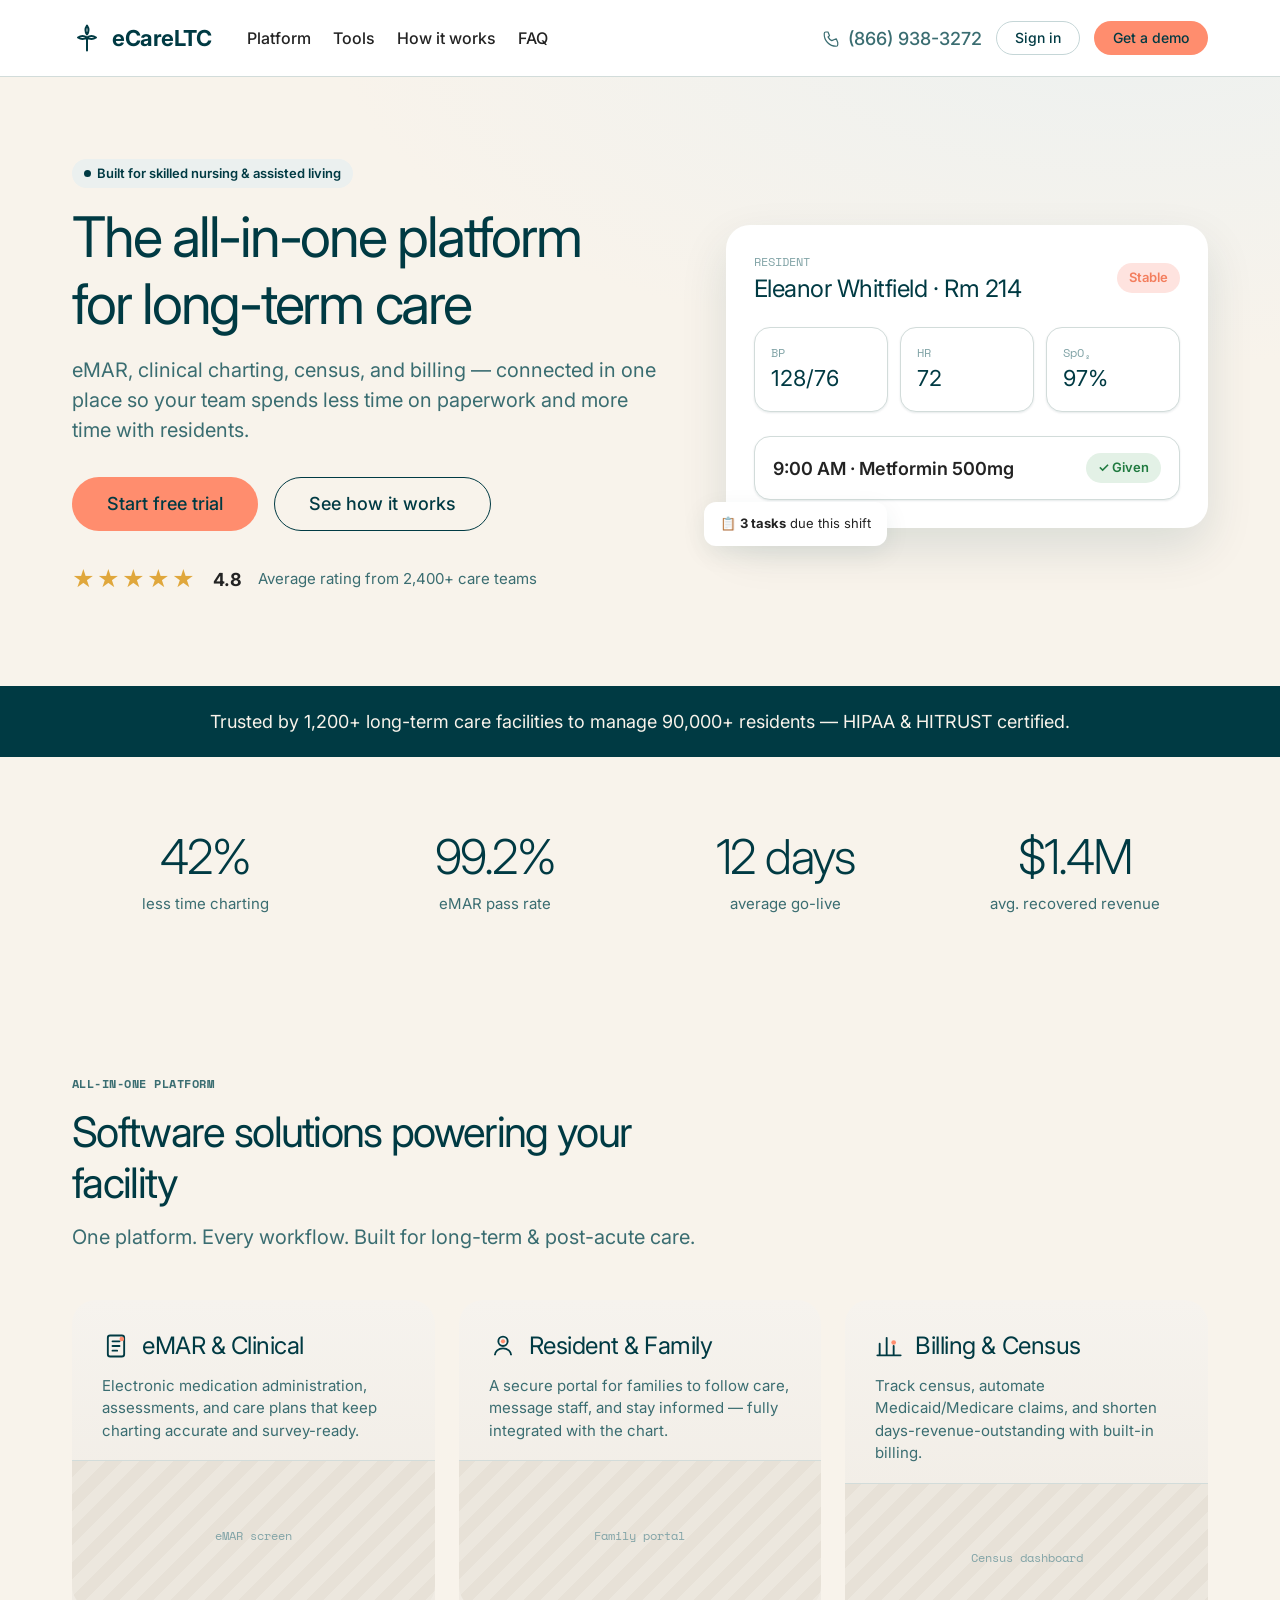
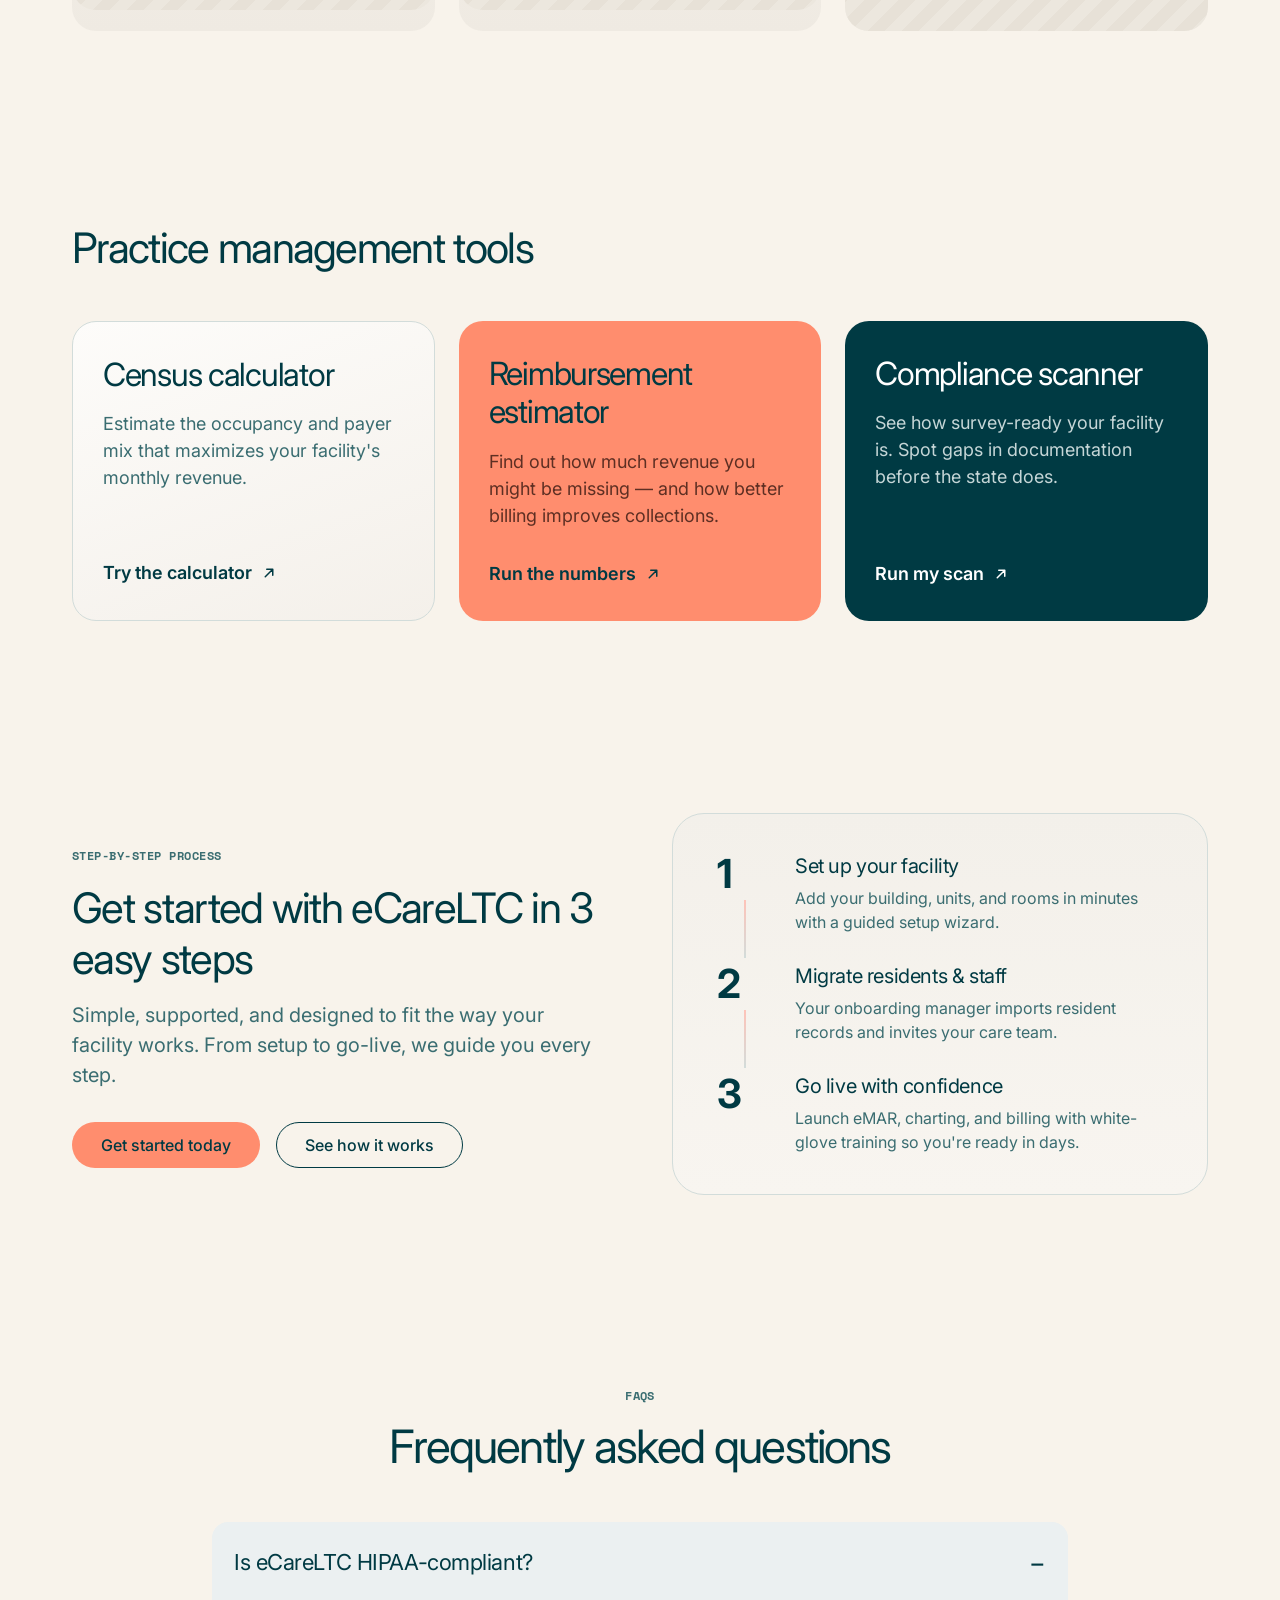
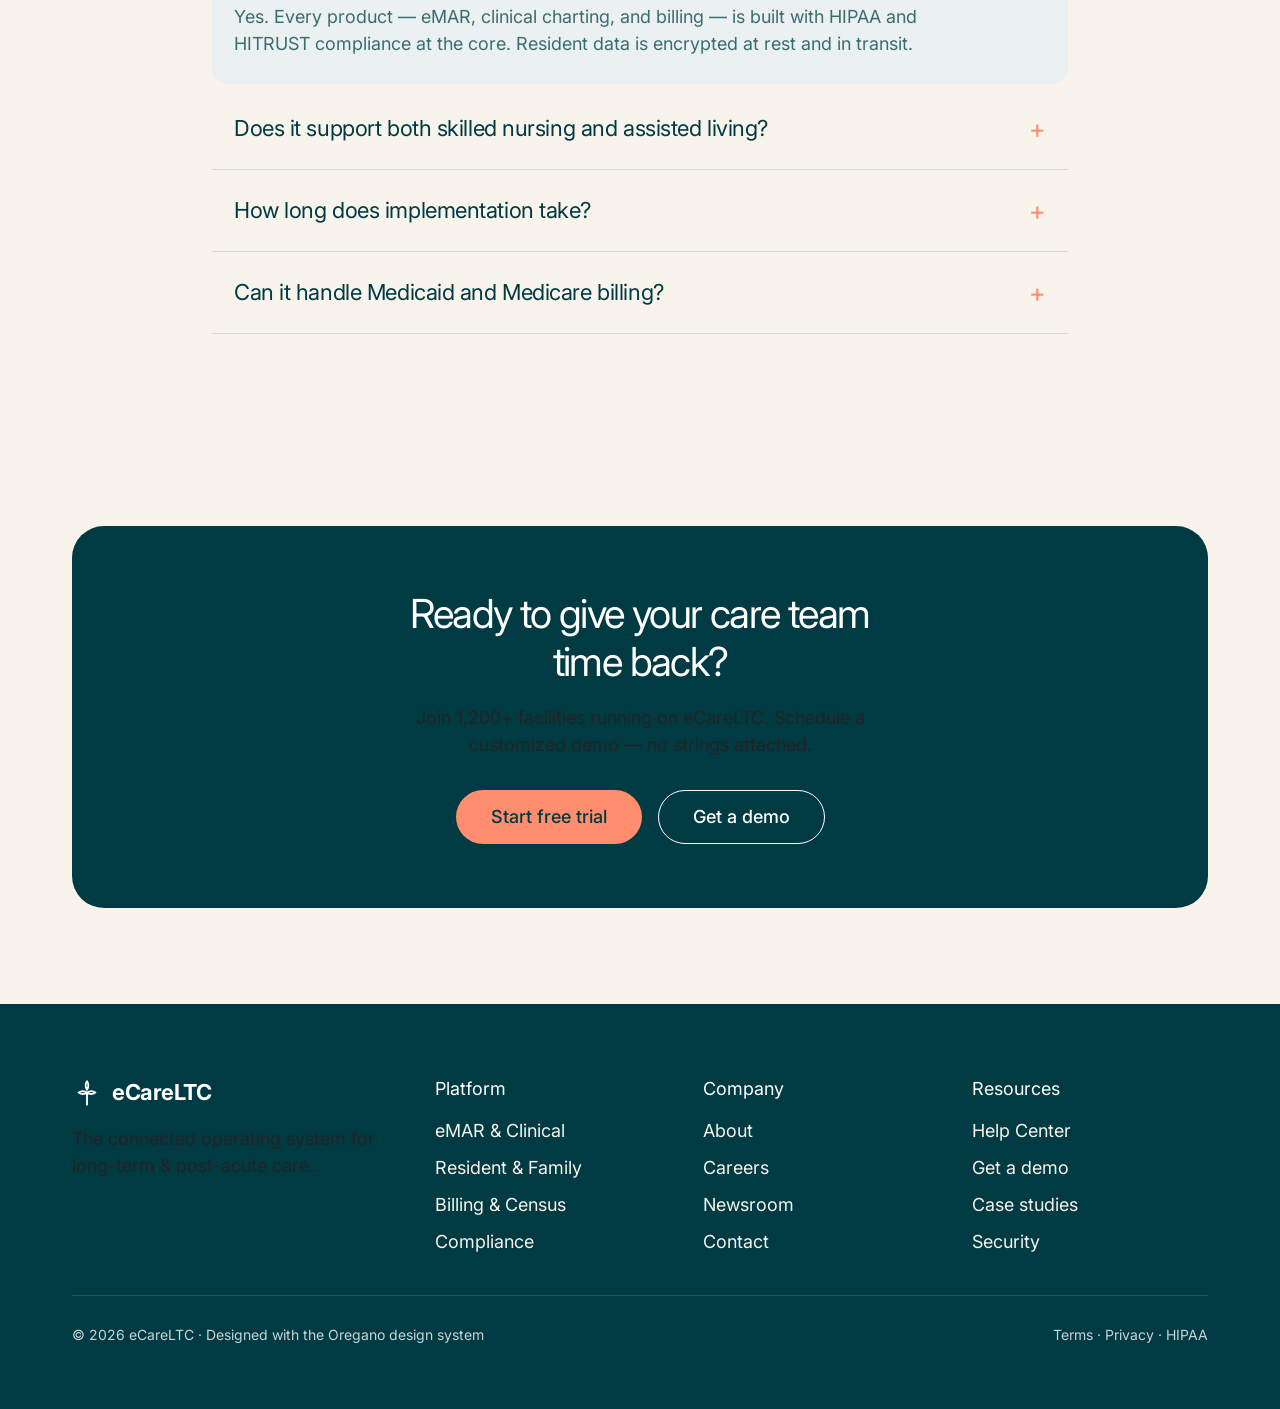
<file: oregano/ltc-landing.html>
<!DOCTYPE html>
<html lang="en">
<head>
<meta charset="UTF-8" />
<meta name="viewport" content="width=device-width, initial-scale=1.0" />
<title>eCareLTC — Long-Term Care Platform</title>
<link rel="preconnect" href="https://fonts.googleapis.com" />
<link rel="preconnect" href="https://fonts.gstatic.com" crossorigin />
<link href="https://fonts.googleapis.com/css2?family=Inter:wght@300;400;500;700&family=Space+Mono:wght@400;700&family=Lora:ital@0;1&display=swap" rel="stylesheet" />
<link rel="stylesheet" href="oregano.css" />
<style>
  .hero { background: radial-gradient(130% 120% at 88% -10%, var(--sage-200) 0%, rgba(220,230,225,0) 48%), var(--cream-50); padding: 80px 0 90px; }
  .hero-grid { display: grid; grid-template-columns: 1.1fr .9fr; gap: 64px; align-items: center; }
  .hero h1 { max-width: 16ch; }
  .resident-card { position: relative; background: #fff; border-radius: var(--r-lg); box-shadow: var(--shadow-lg); padding: 28px; }
  .float { position: absolute; background: #fff; border-radius: 12px; box-shadow: var(--shadow-md); padding: 12px 16px; font-size: 13px; }
  .trust-bar { background: var(--teal-900); color: var(--on-dark); padding: 22px 0; text-align: center; }
  .sol-img { height: 150px; margin: 18px -30px -34px; border-radius: 0 0 var(--r-lg) var(--r-lg); background: repeating-linear-gradient(135deg,#e7e1d7 0 12px,#ece7de 12px 24px); display:grid; place-items:center; color: var(--ink-mute); font-family: var(--font-mono); font-size: 12px; border-top: 1px solid var(--line); }
  .sol-card { background: linear-gradient(180deg,#f6f3ee,#efeae2); border-radius: var(--r-lg); padding: 32px 30px; overflow: hidden; }
  .sol-card .row { display:flex; align-items:center; gap:12px; margin-bottom:14px; }
  .cta-band { background: var(--teal-900); border-radius: var(--r-xl); padding: 64px; text-align: center; color: #fff; }
  @media(max-width:940px){ .hero-grid{ grid-template-columns:1fr; gap:40px } .cta-band{ padding:40px 24px } }
</style>
</head>
<body>

<!-- NAV -->
<header class="site-nav">
  <div class="wrap inner">
    <a class="brand" href="pages.html">
      <span class="mark"><svg width="30" height="30" viewBox="0 0 24 24" fill="none"><path d="M12 2c1.6 2.4 1.6 4.8 0 7.2C10.4 6.8 10.4 4.4 12 2Zm0 9.6c2.4-1.6 4.8-1.6 7.2 0-2.4 1.6-4.8 1.6-7.2 0Zm0 0c-2.4-1.6-4.8-1.6-7.2 0 2.4 1.6 4.8 1.6 7.2 0Zm0 .8v9.6" stroke="#003a43" stroke-width="1.6" stroke-linecap="round" stroke-linejoin="round"/></svg></span>
      eCareLTC
    </a>
    <nav class="nav-links">
      <a href="#solutions">Platform</a>
      <a href="#tools">Tools</a>
      <a href="#steps">How it works</a>
      <a href="#faq">FAQ</a>
    </nav>
    <div class="nav-cta">
      <span class="nav-phone"><svg width="18" height="18" viewBox="0 0 24 24" fill="none"><path d="M5 4h3l2 5-2 1.5a11 11 0 0 0 5 5L19 13l2 5v3a2 2 0 0 1-2 2A16 16 0 0 1 3 6a2 2 0 0 1 2-2Z" stroke="#3a6d71" stroke-width="1.6" stroke-linejoin="round"/></svg>(866) 938-3272</span>
      <a class="btn btn-ghost btn-sm" href="signup.html">Sign in</a>
      <a class="btn btn-primary btn-sm" href="signup.html">Get a demo</a>
    </div>
  </div>
</header>

<!-- HERO -->
<section class="hero">
  <div class="wrap hero-grid">
    <div>
      <span class="badge teal dot mb-2">Built for skilled nursing &amp; assisted living</span>
      <h1>The all-in-one platform for long-term care</h1>
      <p class="lead mt-2" style="max-width:46ch;">eMAR, clinical charting, census, and billing — connected in one place so your team spends less time on paperwork and more time with residents.</p>
      <div class="btn-group mt-4">
        <a class="btn btn-primary btn-lg" href="signup.html">Start free trial</a>
        <a class="btn btn-secondary btn-lg" href="#steps">See how it works</a>
      </div>
      <div class="flex items-center gap-2 mt-4">
        <span class="stars">★★★★★</span>
        <span style="font-weight:700;">4.8</span>
        <span class="muted" style="font-size:15px;">Average rating from 2,400+ care teams</span>
      </div>
    </div>

    <div class="resident-card">
      <div class="flex items-center gap-2" style="justify-content:space-between;">
        <div>
          <div class="note">RESIDENT</div>
          <h4 style="margin-top:4px;">Eleanor Whitfield · Rm 214</h4>
        </div>
        <span class="badge coral">Stable</span>
      </div>
      <div class="grid grid-3 mt-3" style="gap:12px;">
        <div class="card" style="padding:16px;"><div class="note">BP</div><div style="font-size:22px;color:var(--teal-900);">128/76</div></div>
        <div class="card" style="padding:16px;"><div class="note">HR</div><div style="font-size:22px;color:var(--teal-900);">72</div></div>
        <div class="card" style="padding:16px;"><div class="note">SpO₂</div><div style="font-size:22px;color:var(--teal-900);">97%</div></div>
      </div>
      <div class="card mt-3" style="padding:16px 18px;">
        <div class="flex items-center" style="justify-content:space-between;">
          <span style="font-weight:600;">9:00 AM · Metformin 500mg</span>
          <span class="badge teal" style="background:#e3f1e6;color:#1f7a3f;">✓ Given</span>
        </div>
      </div>
      <div class="float" style="left:-22px; bottom:-18px;">📋 <b>3 tasks</b> due this shift</div>
    </div>
  </div>
</section>

<!-- TRUST -->
<div class="trust-bar">
  <div class="wrap">Trusted by 1,200+ long-term care facilities to manage 90,000+ residents — HIPAA &amp; HITRUST certified.</div>
</div>

<!-- STATS -->
<section class="section-sm">
  <div class="wrap grid grid-4">
    <div class="stat"><div class="big">42%</div><div class="lbl">less time charting</div></div>
    <div class="stat"><div class="big">99.2%</div><div class="lbl">eMAR pass rate</div></div>
    <div class="stat"><div class="big">12 days</div><div class="lbl">average go-live</div></div>
    <div class="stat"><div class="big">$1.4M</div><div class="lbl">avg. recovered revenue</div></div>
  </div>
</section>

<!-- SOLUTIONS -->
<section class="section" id="solutions">
  <div class="wrap">
    <div class="section-head">
      <span class="eyebrow">All-in-one platform</span>
      <h2>Software solutions powering your facility</h2>
      <p>One platform. Every workflow. Built for long-term &amp; post-acute care.</p>
    </div>
    <div class="grid grid-3">
      <article class="sol-card">
        <div class="row"><svg width="28" height="28" viewBox="0 0 24 24" fill="none"><rect x="5" y="3" width="14" height="18" rx="2" stroke="#003a43" stroke-width="1.6"/><path d="M9 8h6M9 12h6M9 16h4" stroke="#003a43" stroke-width="1.6" stroke-linecap="round"/><circle cx="17" cy="6" r="2" fill="#ff8d6e"/></svg><h4>eMAR &amp; Clinical</h4></div>
        <p class="muted" style="font-size:15px;">Electronic medication administration, assessments, and care plans that keep charting accurate and survey-ready.</p>
        <div class="sol-img">eMAR screen</div>
      </article>
      <article class="sol-card">
        <div class="row"><svg width="28" height="28" viewBox="0 0 24 24" fill="none"><circle cx="12" cy="8" r="4" stroke="#003a43" stroke-width="1.6"/><path d="M5 20c0-3.3 3.1-6 7-6s7 2.7 7 6" stroke="#003a43" stroke-width="1.6"/><circle cx="12" cy="8" r="1.8" fill="#ff8d6e"/></svg><h4>Resident &amp; Family</h4></div>
        <p class="muted" style="font-size:15px;">A secure portal for families to follow care, message staff, and stay informed — fully integrated with the chart.</p>
        <div class="sol-img">Family portal</div>
      </article>
      <article class="sol-card">
        <div class="row"><svg width="28" height="28" viewBox="0 0 24 24" fill="none"><path d="M4 20V10M10 20V5M16 20v-8M22 20H2" stroke="#003a43" stroke-width="1.6" stroke-linecap="round"/><circle cx="16" cy="9" r="2" fill="#ff8d6e"/></svg><h4>Billing &amp; Census</h4></div>
        <p class="muted" style="font-size:15px;">Track census, automate Medicaid/Medicare claims, and shorten days-revenue-outstanding with built-in billing.</p>
        <div class="sol-img">Census dashboard</div>
      </article>
    </div>
  </div>
</section>

<!-- TOOLS (3 surface variants) -->
<section class="section bg-cream" id="tools">
  <div class="wrap">
    <div class="section-head"><h2>Practice management tools</h2></div>
    <div class="grid grid-3">
      <article class="tool-card light">
        <h3>Census calculator</h3>
        <p>Estimate the occupancy and payer mix that maximizes your facility's monthly revenue.</p>
        <a class="link-arrow" href="signup.html">Try the calculator <span class="ico"><svg width="18" height="18" viewBox="0 0 24 24" fill="none"><path d="M7 17 17 7M9 7h8v8" stroke="#003a43" stroke-width="2" stroke-linecap="round" stroke-linejoin="round"/></svg></span></a>
      </article>
      <article class="tool-card coral">
        <h3>Reimbursement estimator</h3>
        <p>Find out how much revenue you might be missing — and how better billing improves collections.</p>
        <a class="link-arrow" href="signup.html">Run the numbers <span class="ico"><svg width="18" height="18" viewBox="0 0 24 24" fill="none"><path d="M7 17 17 7M9 7h8v8" stroke="#003a43" stroke-width="2" stroke-linecap="round" stroke-linejoin="round"/></svg></span></a>
      </article>
      <article class="tool-card dark">
        <h3>Compliance scanner</h3>
        <p>See how survey-ready your facility is. Spot gaps in documentation before the state does.</p>
        <a class="link-arrow" href="signup.html">Run my scan <span class="ico"><svg width="18" height="18" viewBox="0 0 24 24" fill="none"><path d="M7 17 17 7M9 7h8v8" stroke="#fff" stroke-width="2" stroke-linecap="round" stroke-linejoin="round"/></svg></span></a>
      </article>
    </div>
  </div>
</section>

<!-- STEPS -->
<section class="section" id="steps">
  <div class="wrap" style="display:grid;grid-template-columns:1fr 1fr;gap:64px;align-items:center;">
    <div>
      <span class="eyebrow">Step-by-step process</span>
      <h2 class="mt-2">Get started with eCareLTC in 3 easy steps</h2>
      <p class="lead mt-2">Simple, supported, and designed to fit the way your facility works. From setup to go-live, we guide you every step.</p>
      <div class="btn-group mt-4">
        <a class="btn btn-primary" href="signup.html">Get started today</a>
        <a class="btn btn-secondary" href="#solutions">See how it works</a>
      </div>
    </div>
    <div class="steps-card">
      <div class="step"><div class="num">1</div><div><h5>Set up your facility</h5><p>Add your building, units, and rooms in minutes with a guided setup wizard.</p></div></div>
      <div class="step"><div class="num">2</div><div><h5>Migrate residents &amp; staff</h5><p>Your onboarding manager imports resident records and invites your care team.</p></div></div>
      <div class="step"><div class="num">3</div><div><h5>Go live with confidence</h5><p>Launch eMAR, charting, and billing with white-glove training so you're ready in days.</p></div></div>
    </div>
  </div>
</section>

<!-- FAQ -->
<section class="section bg-cream" id="faq">
  <div class="wrap-narrow">
    <div class="section-head center"><span class="eyebrow">FAQs</span><h2 style="font-size:46px;">Frequently asked questions</h2></div>
    <div>
      <details class="faq-item" open><summary>Is eCareLTC HIPAA-compliant? <span class="sign">−</span></summary><div class="answer">Yes. Every product — eMAR, clinical charting, and billing — is built with HIPAA and HITRUST compliance at the core. Resident data is encrypted at rest and in transit.</div></details>
      <details class="faq-item"><summary>Does it support both skilled nursing and assisted living? <span class="sign">+</span></summary><div class="answer">Yes. eCareLTC is built for the full post-acute continuum: SNF, ALF, memory care, and group homes.</div></details>
      <details class="faq-item"><summary>How long does implementation take? <span class="sign">+</span></summary><div class="answer">Most facilities go live in under two weeks with a dedicated onboarding manager handling data migration and staff training.</div></details>
      <details class="faq-item"><summary>Can it handle Medicaid and Medicare billing? <span class="sign">+</span></summary><div class="answer">Yes — claims for Medicaid, Medicare, and private pay are automated, with census and payer-mix tracking built in.</div></details>
    </div>
  </div>
</section>

<!-- CTA -->
<section class="section">
  <div class="wrap">
    <div class="cta-band">
      <h2 style="color:#fff;font-size:40px;max-width:20ch;margin:0 auto;">Ready to give your care team time back?</h2>
      <p style="max-width:48ch;margin:18px auto 0;">Join 1,200+ facilities running on eCareLTC. Schedule a customized demo — no strings attached.</p>
      <div class="btn-group mt-4" style="justify-content:center;">
        <a class="btn btn-primary btn-lg" href="signup.html">Start free trial</a>
        <a class="btn btn-ondark btn-lg" href="signup.html">Get a demo</a>
      </div>
    </div>
  </div>
</section>

<!-- FOOTER -->
<footer class="foot">
  <div class="wrap">
    <div class="cols">
      <div>
        <a class="brand" href="pages.html"><span class="mark"><svg width="28" height="28" viewBox="0 0 24 24" fill="none"><path d="M12 2c1.6 2.4 1.6 4.8 0 7.2C10.4 6.8 10.4 4.4 12 2Zm0 9.6c2.4-1.6 4.8-1.6 7.2 0-2.4 1.6-4.8 1.6-7.2 0Zm0 0c-2.4-1.6-4.8-1.6-7.2 0 2.4 1.6 4.8 1.6 7.2 0Zm0 .8v9.6" stroke="#fff" stroke-width="1.6" stroke-linecap="round" stroke-linejoin="round"/></svg></span>eCareLTC</a>
        <p style="margin-top:16px;max-width:34ch;">The connected operating system for long-term &amp; post-acute care.</p>
      </div>
      <div><h6>Platform</h6><div class="lnks"><a href="#">eMAR &amp; Clinical</a><a href="#">Resident &amp; Family</a><a href="#">Billing &amp; Census</a><a href="#">Compliance</a></div></div>
      <div><h6>Company</h6><div class="lnks"><a href="#">About</a><a href="#">Careers</a><a href="#">Newsroom</a><a href="#">Contact</a></div></div>
      <div><h6>Resources</h6><div class="lnks"><a href="#">Help Center</a><a href="signup.html">Get a demo</a><a href="#">Case studies</a><a href="#">Security</a></div></div>
    </div>
    <div class="botbar"><span>© 2026 eCareLTC · Designed with the Oregano design system</span><span>Terms · Privacy · HIPAA</span></div>
  </div>
</footer>

</body>
</html>
</file>
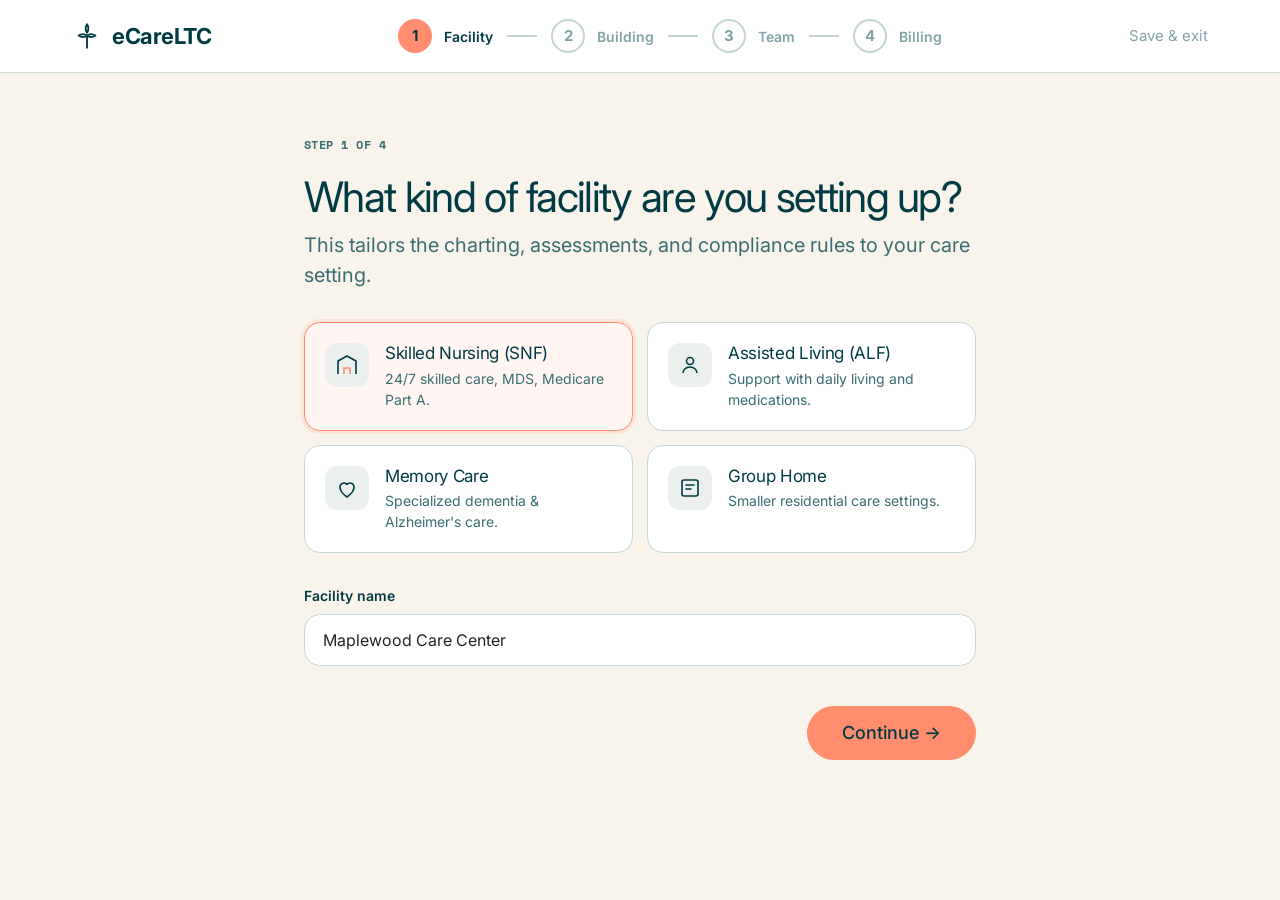
<file: oregano/onboarding.html>
<!DOCTYPE html>
<html lang="en">
<head>
<meta charset="UTF-8" />
<meta name="viewport" content="width=device-width, initial-scale=1.0" />
<title>eCareLTC — Set up your facility</title>
<link rel="preconnect" href="https://fonts.googleapis.com" />
<link rel="preconnect" href="https://fonts.gstatic.com" crossorigin />
<link href="https://fonts.googleapis.com/css2?family=Inter:wght@300;400;500;700&family=Space+Mono:wght@400;700&family=Lora:ital@0;1&display=swap" rel="stylesheet" />
<link rel="stylesheet" href="oregano.css" />
<style>
  body { background: var(--cream-50); }
  .ob-top { background:#fff; border-bottom:1px solid var(--line); }
  .ob-top .inner { display:flex; align-items:center; gap:24px; height:72px; }
  .ob-top .stepper { margin: 0 auto; }
  .ob-wrap { max-width: 720px; margin: 0 auto; padding: 56px 24px 80px; }
  .ostep { display: none; }
  .ostep.show { display: block; animation: fade .25s ease; }
  @keyframes fade { from { opacity:0; transform: translateY(6px) } to { opacity:1; transform:none } }
  .opt-grid { display: grid; grid-template-columns: 1fr 1fr; gap: 14px; }
  .nav-row { display:flex; justify-content:space-between; align-items:center; margin-top: 40px; }
  .invite-row { display:grid; grid-template-columns: 1fr 200px 40px; gap:12px; align-items:center; margin-bottom:12px; }
  .invite-row .x { color: var(--ink-mute); cursor:pointer; text-align:center; font-size:20px; }
  .success { text-align:center; padding: 24px 0; }
  .success .ring { width:96px; height:96px; border-radius:50%; background: #e3f1e6; display:grid; place-items:center; margin: 0 auto 24px; }
  .skip { color: var(--ink-mute); text-decoration:none; font-size:15px; }
  @media(max-width:620px){ .opt-grid{grid-template-columns:1fr} .invite-row{grid-template-columns:1fr} }
</style>
</head>
<body>

<!-- TOP BAR + STEPPER -->
<header class="ob-top">
  <div class="wrap inner">
    <a class="brand" href="pages.html"><span class="mark"><svg width="28" height="28" viewBox="0 0 24 24" fill="none"><path d="M12 2c1.6 2.4 1.6 4.8 0 7.2C10.4 6.8 10.4 4.4 12 2Zm0 9.6c2.4-1.6 4.8-1.6 7.2 0-2.4 1.6-4.8 1.6-7.2 0Zm0 0c-2.4-1.6-4.8-1.6-7.2 0 2.4 1.6 4.8 1.6 7.2 0Zm0 .8v9.6" stroke="#003a43" stroke-width="1.6" stroke-linecap="round" stroke-linejoin="round"/></svg></span>eCareLTC</a>
    <div class="stepper" id="stepper">
      <div class="node active" data-i="0"><span class="dot">1</span><span class="txt">Facility</span></div>
      <div class="bar"></div>
      <div class="node" data-i="1"><span class="dot">2</span><span class="txt">Building</span></div>
      <div class="bar"></div>
      <div class="node" data-i="2"><span class="dot">3</span><span class="txt">Team</span></div>
      <div class="bar"></div>
      <div class="node" data-i="3"><span class="dot">4</span><span class="txt">Billing</span></div>
    </div>
    <a class="skip" href="pages.html">Save &amp; exit</a>
  </div>
</header>

<div class="ob-wrap">

  <!-- STEP 1 — FACILITY TYPE -->
  <section class="ostep show" data-step="0">
    <span class="eyebrow">Step 1 of 4</span>
    <h2 class="mt-2">What kind of facility are you setting up?</h2>
    <p class="lead mt-1">This tailors the charting, assessments, and compliance rules to your care setting.</p>
    <div class="opt-grid mt-4">
      <div class="opt sel" onclick="pick(this)"><span class="oico"><svg width="24" height="24" viewBox="0 0 24 24" fill="none"><path d="M3 21V8l9-5 9 5v13" stroke="#003a43" stroke-width="1.6" stroke-linejoin="round"/><path d="M9 21v-6h6v6" stroke="#ff8d6e" stroke-width="1.6"/></svg></span><div><h5>Skilled Nursing (SNF)</h5><p>24/7 skilled care, MDS, Medicare Part A.</p></div></div>
      <div class="opt" onclick="pick(this)"><span class="oico"><svg width="24" height="24" viewBox="0 0 24 24" fill="none"><circle cx="12" cy="8" r="3.5" stroke="#003a43" stroke-width="1.6"/><path d="M5 20c0-3.3 3-6 7-6s7 2.7 7 6" stroke="#003a43" stroke-width="1.6"/></svg></span><div><h5>Assisted Living (ALF)</h5><p>Support with daily living and medications.</p></div></div>
      <div class="opt" onclick="pick(this)"><span class="oico"><svg width="24" height="24" viewBox="0 0 24 24" fill="none"><path d="M12 21s-7-4.5-7-10a4 4 0 0 1 7-2.6A4 4 0 0 1 19 11c0 5.5-7 10-7 10Z" stroke="#003a43" stroke-width="1.6" stroke-linejoin="round"/></svg></span><div><h5>Memory Care</h5><p>Specialized dementia &amp; Alzheimer's care.</p></div></div>
      <div class="opt" onclick="pick(this)"><span class="oico"><svg width="24" height="24" viewBox="0 0 24 24" fill="none"><rect x="4" y="4" width="16" height="16" rx="2" stroke="#003a43" stroke-width="1.6"/><path d="M8 9h8M8 13h5" stroke="#003a43" stroke-width="1.6" stroke-linecap="round"/></svg></span><div><h5>Group Home</h5><p>Smaller residential care settings.</p></div></div>
    </div>
    <div class="field mt-4"><label>Facility name</label><input value="Maplewood Care Center" /></div>
    <div class="nav-row">
      <span></span>
      <button class="btn btn-primary btn-lg" onclick="go(1)">Continue →</button>
    </div>
  </section>

  <!-- STEP 2 — BUILDING -->
  <section class="ostep" data-step="1">
    <span class="eyebrow">Step 2 of 4</span>
    <h2 class="mt-2">Set up your building</h2>
    <p class="lead mt-1">Add units and bed counts. You can fine-tune room numbers later.</p>
    <div class="card mt-4">
      <div class="field-row">
        <div class="field"><label>Number of units / wings</label><input type="number" value="3" /></div>
        <div class="field"><label>Total licensed beds</label><input type="number" value="120" /></div>
      </div>
      <div class="field"><label>Unit naming</label>
        <select><option>Named (e.g. North, South, Memory Care)</option><option>Numbered (Unit 1, Unit 2…)</option></select>
      </div>
      <label class="flex items-center" style="gap:10px;font-size:15px;color:var(--ink-soft);">
        <input type="checkbox" checked style="width:auto;" /> Auto-generate rooms for each unit
      </label>
    </div>
    <div class="card-soft mt-3 flex items-center gap-2" style="justify-content:space-between;">
      <div><h5>Import from a spreadsheet</h5><p class="muted mb-0" style="font-size:14px;">Already have your roster? Upload a CSV and we'll map it for you.</p></div>
      <a class="btn btn-ghost btn-sm">Upload CSV</a>
    </div>
    <div class="nav-row">
      <button class="btn btn-ghost" onclick="go(0)">← Back</button>
      <button class="btn btn-primary btn-lg" onclick="go(2)">Continue →</button>
    </div>
  </section>

  <!-- STEP 3 — TEAM -->
  <section class="ostep" data-step="2">
    <span class="eyebrow">Step 3 of 4</span>
    <h2 class="mt-2">Invite your care team</h2>
    <p class="lead mt-1">Send invites now or skip and add staff later from settings.</p>
    <div class="card mt-4">
      <div id="invites">
        <div class="invite-row">
          <input placeholder="name@facility.com" value="don@maplewood.com" />
          <select><option>Director of Nursing</option><option>Administrator</option><option>Nurse (RN/LPN)</option><option>CNA</option><option>Billing</option></select>
          <span class="x" onclick="this.parentElement.remove()">×</span>
        </div>
        <div class="invite-row">
          <input placeholder="name@facility.com" />
          <select><option>Nurse (RN/LPN)</option><option>Director of Nursing</option><option>Administrator</option><option>CNA</option><option>Billing</option></select>
          <span class="x" onclick="this.parentElement.remove()">×</span>
        </div>
      </div>
      <a class="link-arrow" style="cursor:pointer;font-size:15px;" onclick="addInvite()">+ Add another teammate</a>
    </div>
    <div class="nav-row">
      <button class="btn btn-ghost" onclick="go(1)">← Back</button>
      <div class="flex items-center gap-2">
        <a class="skip" onclick="go(3)" style="cursor:pointer;">Skip for now</a>
        <button class="btn btn-primary btn-lg" onclick="go(3)">Send invites →</button>
      </div>
    </div>
  </section>

  <!-- STEP 4 — BILLING -->
  <section class="ostep" data-step="3">
    <span class="eyebrow">Step 4 of 4</span>
    <h2 class="mt-2">Which payers do you bill?</h2>
    <p class="lead mt-1">We'll switch on the right claim formats and census tracking for each.</p>
    <div class="opt-grid mt-4">
      <div class="opt sel" onclick="pick(this,true)"><span class="oico">🏛️</span><div><h5>Medicare</h5><p>Part A &amp; B claims</p></div></div>
      <div class="opt sel" onclick="pick(this,true)"><span class="oico">🩺</span><div><h5>Medicaid</h5><p>State LTC programs</p></div></div>
      <div class="opt" onclick="pick(this,true)"><span class="oico">🏥</span><div><h5>Managed Care</h5><p>MCO / Medicare Advantage</p></div></div>
      <div class="opt sel" onclick="pick(this,true)"><span class="oico">💳</span><div><h5>Private Pay</h5><p>Resident &amp; family billing</p></div></div>
    </div>
    <div class="nav-row">
      <button class="btn btn-ghost" onclick="go(2)">← Back</button>
      <button class="btn btn-primary btn-lg" onclick="finish()">Finish setup →</button>
    </div>
  </section>

  <!-- DONE -->
  <section class="ostep" data-step="4">
    <div class="success">
      <div class="ring"><svg width="44" height="44" viewBox="0 0 24 24" fill="none"><path d="m5 12 5 5L19 7" stroke="#1f7a3f" stroke-width="2.4" stroke-linecap="round" stroke-linejoin="round"/></svg></div>
      <h2>You're all set, Maplewood Care Center! 🎉</h2>
      <p class="lead mt-2" style="max-width:46ch;margin-inline:auto;">Your facility is configured. Your onboarding manager will reach out within one business day to schedule data migration and training.</p>
      <div class="grid grid-3 mt-5" style="text-align:left;">
        <div class="card"><div class="note">NEXT</div><h5 class="mt-1">Explore the dashboard</h5><p class="muted mb-0" style="font-size:14px;">See your census, tasks, and alerts at a glance.</p></div>
        <div class="card"><div class="note">NEXT</div><h5 class="mt-1">Set up eMAR</h5><p class="muted mb-0" style="font-size:14px;">Import medication orders and schedules.</p></div>
        <div class="card"><div class="note">NEXT</div><h5 class="mt-1">Invite the rest of your team</h5><p class="muted mb-0" style="font-size:14px;">Add nurses and CNAs from settings.</p></div>
      </div>
      <div class="btn-group mt-5" style="justify-content:center;">
        <a class="btn btn-primary btn-lg" href="pages.html">Go to dashboard</a>
        <a class="btn btn-secondary btn-lg" href="ltc-landing.html">Back to site</a>
      </div>
    </div>
  </section>

</div>

<script>
  let cur = 0;
  const labels = document.querySelectorAll('#stepper .node');
  const bars = document.querySelectorAll('#stepper .bar');
  function render() {
    document.querySelectorAll('.ostep').forEach(s => s.classList.toggle('show', +s.dataset.step === cur));
    labels.forEach((n,i) => {
      n.classList.toggle('done', i < cur);
      n.classList.toggle('active', i === cur);
      n.querySelector('.dot').innerHTML = i < cur ? '✓' : (i+1);
    });
    bars.forEach((b,i) => b.classList.toggle('done', i < cur));
    window.scrollTo({top:0, behavior:'smooth'});
  }
  function go(i){ cur = i; render(); }
  function finish(){ cur = 4; document.querySelectorAll('.ostep').forEach(s => s.classList.toggle('show', +s.dataset.step === 4)); labels.forEach(n=>{n.classList.add('done');n.classList.remove('active');n.querySelector('.dot').innerHTML='✓'}); bars.forEach(b=>b.classList.add('done')); window.scrollTo({top:0,behavior:'smooth'}); }
  function pick(el, multi){
    if(!multi){ el.parentElement.querySelectorAll('.opt').forEach(o=>o.classList.remove('sel')); }
    el.classList.toggle('sel');
  }
  function addInvite(){
    const row = document.createElement('div');
    row.className = 'invite-row';
    row.innerHTML = '<input placeholder="name@facility.com" /><select><option>Nurse (RN/LPN)</option><option>CNA</option><option>Administrator</option><option>Billing</option></select><span class="x" onclick="this.parentElement.remove()">×</span>';
    document.getElementById('invites').appendChild(row);
  }
</script>
</body>
</html>
</file>
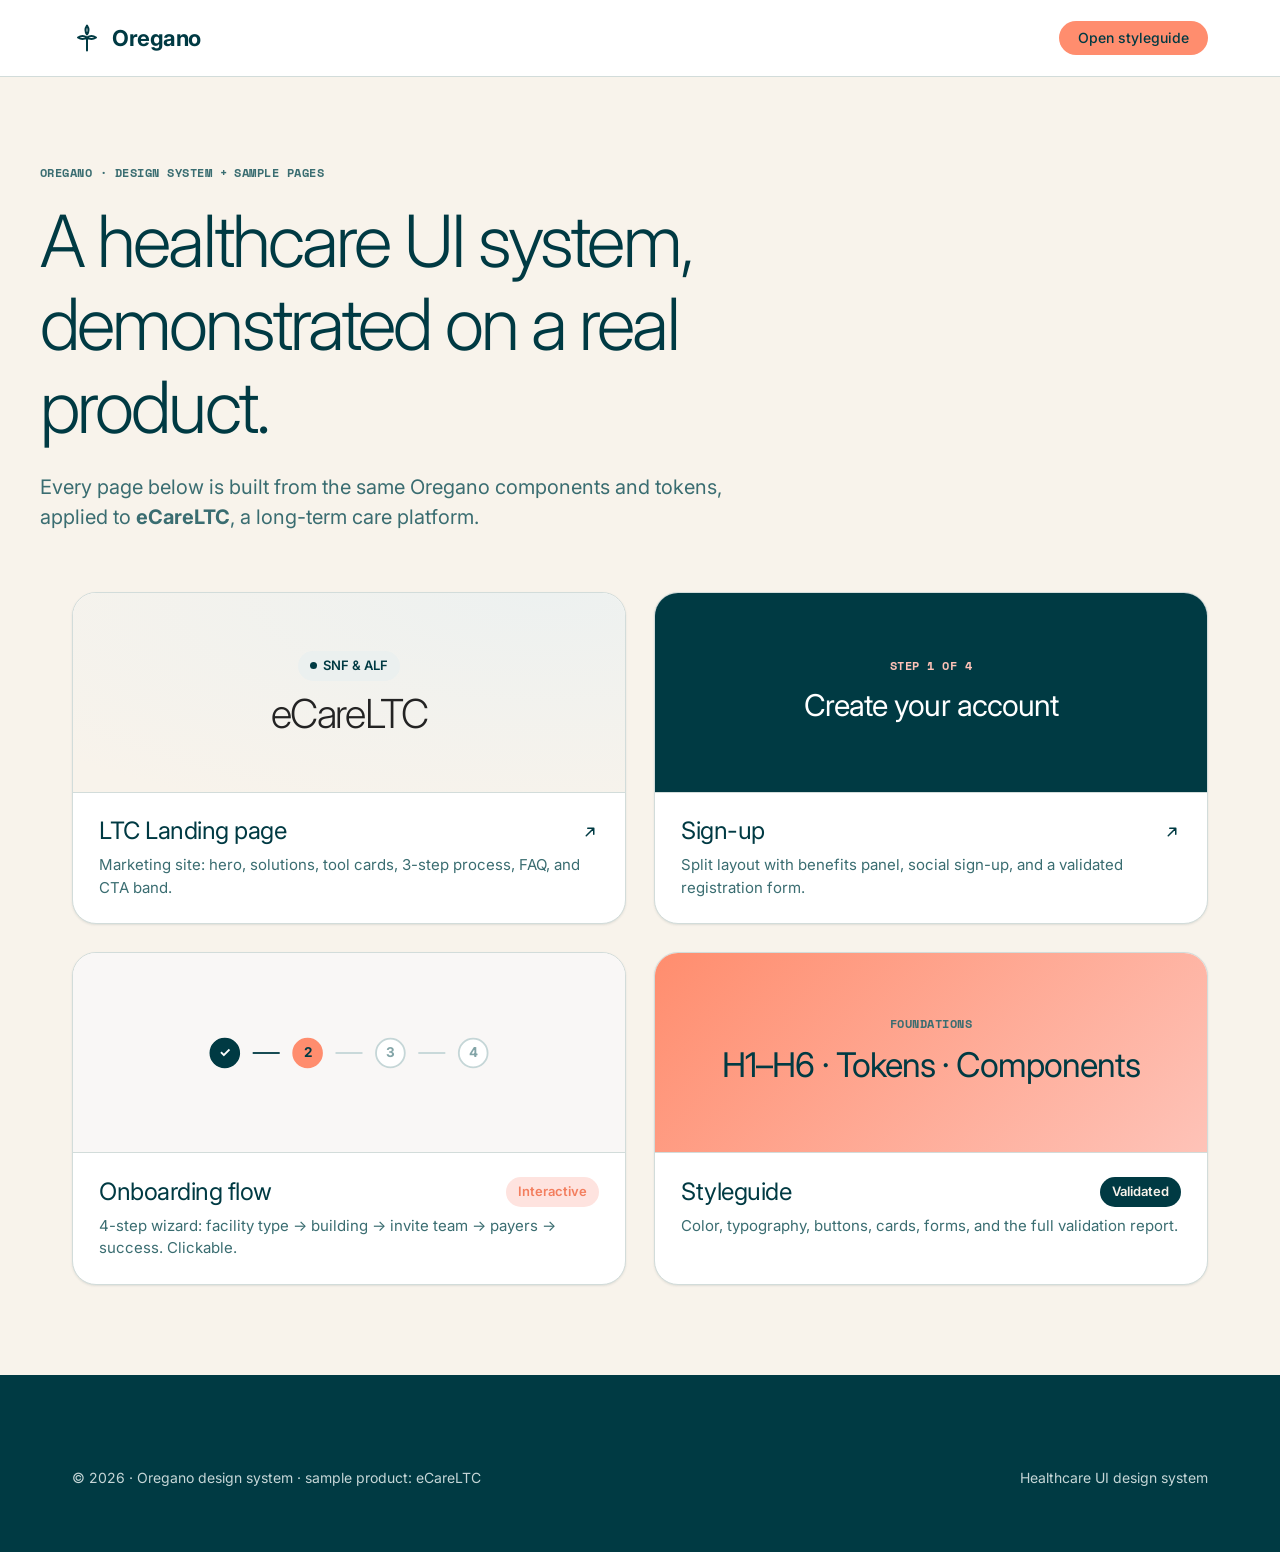
<file: oregano/pages.html>
<!DOCTYPE html>
<html lang="en">
<head>
<meta charset="UTF-8" />
<meta name="viewport" content="width=device-width, initial-scale=1.0" />
<title>Oregano — Pages &amp; Styleguide</title>
<link rel="preconnect" href="https://fonts.googleapis.com" />
<link rel="preconnect" href="https://fonts.gstatic.com" crossorigin />
<link href="https://fonts.googleapis.com/css2?family=Inter:wght@300;400;500;700&family=Space+Mono:wght@400;700&family=Lora:ital@0;1&display=swap" rel="stylesheet" />
<link rel="stylesheet" href="oregano.css" />
<style>
  .hub-hero { padding: 80px 0 40px; }
  .gallery { display:grid; grid-template-columns: repeat(2,1fr); gap: 28px; padding-bottom: 90px; }
  .gcard { display:block; text-decoration:none; color:inherit; background:#fff; border:1px solid var(--line); border-radius: var(--r-lg); overflow:hidden; box-shadow: var(--shadow-sm); transition: all .2s ease; }
  .gcard:hover { box-shadow: var(--shadow-lg); transform: translateY(-3px); }
  .gthumb { height: 200px; display:grid; place-items:center; border-bottom: 1px solid var(--line); }
  .gbody { padding: 24px 26px; }
  .gbody .flex { justify-content: space-between; align-items:center; }
  .gbody p { color: var(--ink-soft); font-size: 15px; margin: 8px 0 0; }
  @media(max-width:780px){ .gallery{ grid-template-columns:1fr } }
</style>
</head>
<body>

<header class="site-nav">
  <div class="wrap inner">
    <a class="brand" href="pages.html"><span class="mark"><svg width="30" height="30" viewBox="0 0 24 24" fill="none"><path d="M12 2c1.6 2.4 1.6 4.8 0 7.2C10.4 6.8 10.4 4.4 12 2Zm0 9.6c2.4-1.6 4.8-1.6 7.2 0-2.4 1.6-4.8 1.6-7.2 0Zm0 0c-2.4-1.6-4.8-1.6-7.2 0 2.4 1.6 4.8 1.6 7.2 0Zm0 .8v9.6" stroke="#003a43" stroke-width="1.6" stroke-linecap="round" stroke-linejoin="round"/></svg></span>Oregano</a>
    <div class="nav-cta"><a class="btn btn-primary btn-sm" href="index.html">Open styleguide</a></div>
  </div>
</header>

<section class="wrap hub-hero">
  <span class="eyebrow">Oregano · Design system + sample pages</span>
  <h1 class="display mt-2" style="max-width:18ch;">A healthcare UI system, demonstrated on a real product.</h1>
  <p class="lead mt-3" style="max-width:54ch;">Every page below is built from the same Oregano components and tokens, applied to <b>eCareLTC</b>, a long-term care platform.</p>
</section>

<section class="wrap">
  <div class="gallery">

    <a class="gcard" href="ltc-landing.html">
      <div class="gthumb" style="background: radial-gradient(120% 120% at 85% 0%, var(--sage-200), var(--cream-50));">
        <div style="text-align:center;"><div class="badge teal dot">SNF &amp; ALF</div><div class="display" style="font-size:40px;margin-top:10px;">eCareLTC</div></div>
      </div>
      <div class="gbody"><div class="flex"><h4>LTC Landing page</h4><span class="link-arrow"><span class="ico"><svg width="18" height="18" viewBox="0 0 24 24" fill="none"><path d="M7 17 17 7M9 7h8v8" stroke="#003a43" stroke-width="2" stroke-linecap="round" stroke-linejoin="round"/></svg></span></span></div><p>Marketing site: hero, solutions, tool cards, 3-step process, FAQ, and CTA band.</p></div>
    </a>

    <a class="gcard" href="signup.html">
      <div class="gthumb" style="background: var(--teal-900);">
        <div style="text-align:center;color:#fff;"><div class="eyebrow" style="color:var(--coral-400);">Step 1 of 4</div><div style="font-size:30px;margin-top:8px;letter-spacing:-.03em;">Create your account</div></div>
      </div>
      <div class="gbody"><div class="flex"><h4>Sign-up</h4><span class="link-arrow"><span class="ico"><svg width="18" height="18" viewBox="0 0 24 24" fill="none"><path d="M7 17 17 7M9 7h8v8" stroke="#003a43" stroke-width="2" stroke-linecap="round" stroke-linejoin="round"/></svg></span></span></div><p>Split layout with benefits panel, social sign-up, and a validated registration form.</p></div>
    </a>

    <a class="gcard" href="onboarding.html">
      <div class="gthumb" style="background: var(--cream-100);">
        <div class="stepper" style="transform:scale(.9);"><div class="node done"><span class="dot">✓</span></div><div class="bar done"></div><div class="node active"><span class="dot">2</span></div><div class="bar"></div><div class="node"><span class="dot">3</span></div><div class="bar"></div><div class="node"><span class="dot">4</span></div></div>
      </div>
      <div class="gbody"><div class="flex"><h4>Onboarding flow</h4><span class="badge coral">Interactive</span></div><p>4-step wizard: facility type → building → invite team → payers → success. Clickable.</p></div>
    </a>

    <a class="gcard" href="index.html">
      <div class="gthumb" style="background: linear-gradient(135deg,var(--coral-500),var(--coral-400));">
        <div style="text-align:center;color:var(--teal-900);"><div class="eyebrow">Foundations</div><div style="font-size:34px;margin-top:6px;letter-spacing:-.03em;">H1–H6 · Tokens · Components</div></div>
      </div>
      <div class="gbody"><div class="flex"><h4>Styleguide</h4><span class="badge solid">Validated</span></div><p>Color, typography, buttons, cards, forms, and the full validation report.</p></div>
    </a>

  </div>
</section>

<footer class="foot">
  <div class="wrap botbar" style="border:none;">
    <span>© 2026 · Oregano design system · sample product: eCareLTC</span>
    <span>Healthcare UI design system</span>
  </div>
</footer>

</body>
</html>
</file>
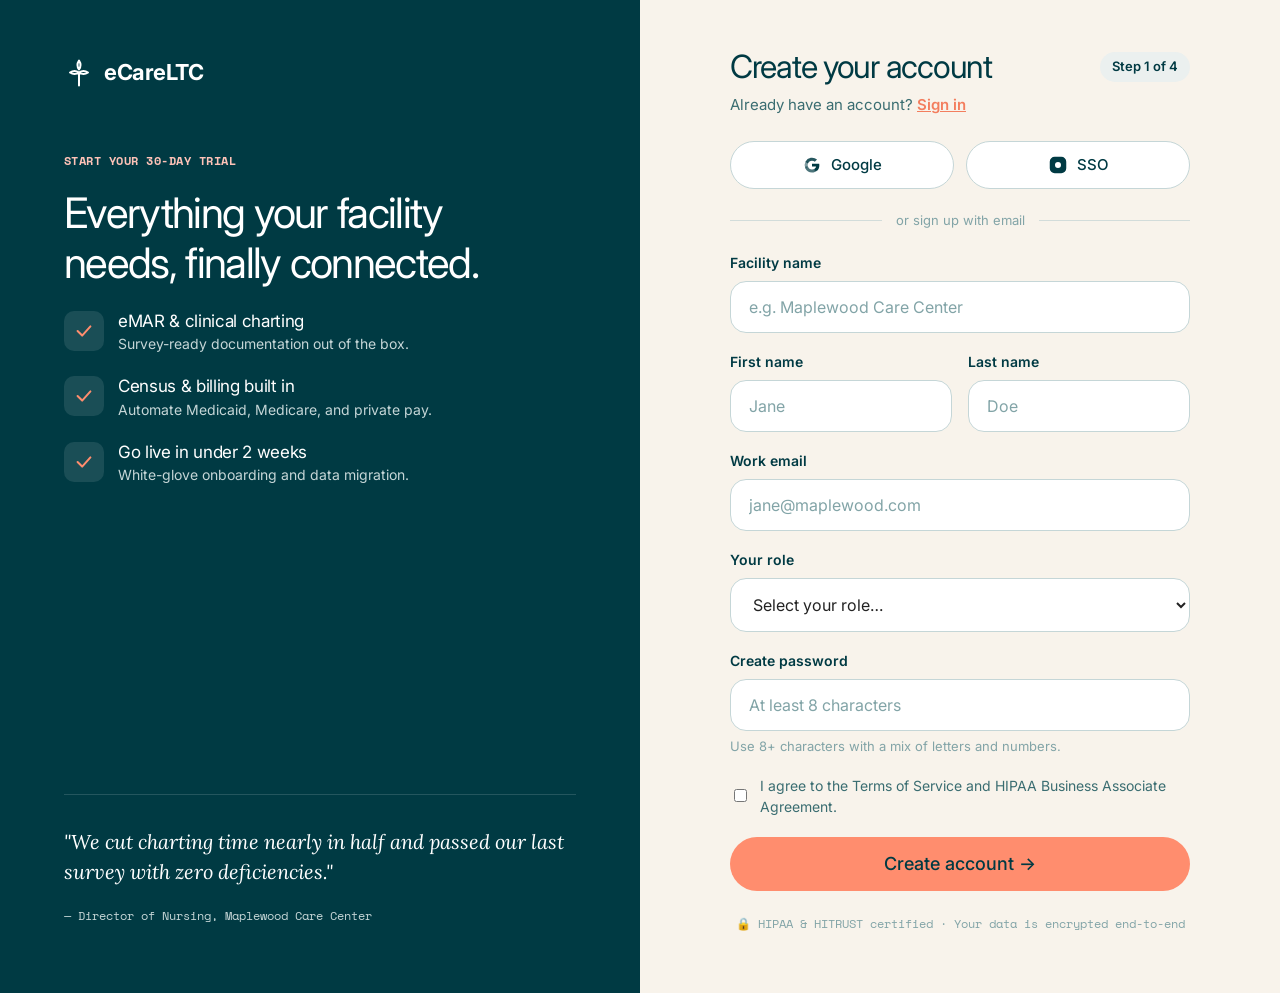
<file: oregano/signup.html>
<!DOCTYPE html>
<html lang="en">
<head>
<meta charset="UTF-8" />
<meta name="viewport" content="width=device-width, initial-scale=1.0" />
<title>eCareLTC — Create your account</title>
<link rel="preconnect" href="https://fonts.googleapis.com" />
<link rel="preconnect" href="https://fonts.gstatic.com" crossorigin />
<link href="https://fonts.googleapis.com/css2?family=Inter:wght@300;400;500;700&family=Space+Mono:wght@400;700&family=Lora:ital@0;1&display=swap" rel="stylesheet" />
<link rel="stylesheet" href="oregano.css" />
<style>
  body { background: var(--cream-50); }
  .auth { display: grid; grid-template-columns: 1fr 1fr; min-height: 100vh; }
  .auth-aside { background: var(--teal-900); color: var(--on-dark); padding: 56px 64px; display: flex; flex-direction: column; }
  .auth-aside h2 { color: #fff; max-width: 16ch; }
  .auth-main { display: flex; align-items: center; justify-content: center; padding: 48px 32px; }
  .auth-card { width: 100%; max-width: 460px; }
  .social { display: grid; grid-template-columns: 1fr 1fr; gap: 12px; }
  .social .btn { border-color: var(--line-strong); color: var(--ink); background: #fff; font-size: 15px; }
  .divider { display: flex; align-items: center; gap: 14px; color: var(--ink-mute); font-size: 13px; margin: 22px 0; }
  .divider::before, .divider::after { content: ""; height: 1px; background: var(--line); flex: 1; }
  .aside-feat { display: flex; gap: 14px; align-items: flex-start; margin-top: 22px; }
  .aside-feat .ic { width: 40px; height: 40px; border-radius: 10px; background: rgba(255,255,255,.1); display: grid; place-items: center; flex: none; }
  .aside-feat h5 { color: #fff; font-size: 17px; margin: 0 0 2px; }
  .aside-feat p { color: var(--on-dark-soft); font-size: 14px; margin: 0; }
  .quote { margin-top: auto; padding-top: 32px; border-top: 1px solid rgba(255,255,255,.14); }
  @media(max-width:940px){ .auth { grid-template-columns: 1fr } .auth-aside { display:none } }
</style>
</head>
<body>
<div class="auth">

  <!-- ASIDE -->
  <aside class="auth-aside">
    <a class="brand" href="pages.html" style="color:#fff;">
      <span class="mark"><svg width="30" height="30" viewBox="0 0 24 24" fill="none"><path d="M12 2c1.6 2.4 1.6 4.8 0 7.2C10.4 6.8 10.4 4.4 12 2Zm0 9.6c2.4-1.6 4.8-1.6 7.2 0-2.4 1.6-4.8 1.6-7.2 0Zm0 0c-2.4-1.6-4.8-1.6-7.2 0 2.4 1.6 4.8 1.6 7.2 0Zm0 .8v9.6" stroke="#fff" stroke-width="1.6" stroke-linecap="round" stroke-linejoin="round"/></svg></span>eCareLTC
    </a>
    <div style="margin-top:56px;">
      <span class="eyebrow" style="color:var(--coral-400);">Start your 30-day trial</span>
      <h2 class="mt-2">Everything your facility needs, finally connected.</h2>

      <div class="aside-feat"><span class="ic"><svg width="22" height="22" viewBox="0 0 24 24" fill="none"><path d="m5 12 5 5L19 7" stroke="#ff8d6e" stroke-width="2.2" stroke-linecap="round" stroke-linejoin="round"/></svg></span><div><h5>eMAR &amp; clinical charting</h5><p>Survey-ready documentation out of the box.</p></div></div>
      <div class="aside-feat"><span class="ic"><svg width="22" height="22" viewBox="0 0 24 24" fill="none"><path d="m5 12 5 5L19 7" stroke="#ff8d6e" stroke-width="2.2" stroke-linecap="round" stroke-linejoin="round"/></svg></span><div><h5>Census &amp; billing built in</h5><p>Automate Medicaid, Medicare, and private pay.</p></div></div>
      <div class="aside-feat"><span class="ic"><svg width="22" height="22" viewBox="0 0 24 24" fill="none"><path d="m5 12 5 5L19 7" stroke="#ff8d6e" stroke-width="2.2" stroke-linecap="round" stroke-linejoin="round"/></svg></span><div><h5>Go live in under 2 weeks</h5><p>White-glove onboarding and data migration.</p></div></div>
    </div>
    <div class="quote">
      <p class="serif" style="color:#fff;font-size:20px;font-style:italic;">"We cut charting time nearly in half and passed our last survey with zero deficiencies."</p>
      <p class="note" style="color:var(--on-dark-soft);margin-top:8px;">— Director of Nursing, Maplewood Care Center</p>
    </div>
  </aside>

  <!-- FORM -->
  <main class="auth-main">
    <div class="auth-card">
      <div class="flex items-center" style="justify-content:space-between;">
        <h3>Create your account</h3>
        <span class="badge teal">Step 1 of 4</span>
      </div>
      <p class="muted mt-1" style="font-size:15px;">Already have an account? <a href="#" style="color:var(--coral-600);font-weight:600;">Sign in</a></p>

      <div class="social mt-3">
        <a class="btn" href="onboarding.html"><svg width="18" height="18" viewBox="0 0 24 24"><path fill="#003a43" d="M21.8 12.2c0-.7-.1-1.4-.2-2H12v3.8h5.5a4.7 4.7 0 0 1-2 3.1v2.6h3.3c1.9-1.8 3-4.4 3-7.5Z"/><path fill="#003a43" d="M12 22c2.7 0 5-1 6.6-2.5l-3.3-2.6c-.9.6-2 1-3.3 1a5.8 5.8 0 0 1-5.4-4H3.2v2.6A10 10 0 0 0 12 22Z" opacity=".7"/><path fill="#003a43" d="M6.6 13.9a5.9 5.9 0 0 1 0-3.8V7.5H3.2a10 10 0 0 0 0 9l3.4-2.6Z" opacity=".5"/><path fill="#003a43" d="M12 6.2c1.5 0 2.8.5 3.8 1.5l2.9-2.9A10 10 0 0 0 3.2 7.5l3.4 2.6A5.8 5.8 0 0 1 12 6.2Z" opacity=".85"/></svg> Google</a>
        <a class="btn" href="onboarding.html"><svg width="18" height="18" viewBox="0 0 24 24" fill="#003a43"><path d="M16.4 1H7.6A6.6 6.6 0 0 0 1 7.6v8.8A6.6 6.6 0 0 0 7.6 23h8.8a6.6 6.6 0 0 0 6.6-6.6V7.6A6.6 6.6 0 0 0 16.4 1ZM12 16a4 4 0 1 1 0-8 4 4 0 0 1 0 8Z"/></svg> SSO</a>
      </div>

      <div class="divider">or sign up with email</div>

      <form onsubmit="location.href='onboarding.html';return false;">
        <div class="field"><label>Facility name</label><input placeholder="e.g. Maplewood Care Center" required /></div>
        <div class="field-row">
          <div class="field"><label>First name</label><input placeholder="Jane" required /></div>
          <div class="field"><label>Last name</label><input placeholder="Doe" required /></div>
        </div>
        <div class="field"><label>Work email</label><input type="email" placeholder="jane@maplewood.com" required /></div>
        <div class="field">
          <label>Your role</label>
          <select required>
            <option value="">Select your role…</option>
            <option>Administrator</option>
            <option>Director of Nursing</option>
            <option>Billing / Finance</option>
            <option>Owner / Executive</option>
            <option>Other</option>
          </select>
        </div>
        <div class="field"><label>Create password</label><input type="password" placeholder="At least 8 characters" required /><div class="hint">Use 8+ characters with a mix of letters and numbers.</div></div>
        <label class="flex items-center" style="gap:10px;font-size:14px;color:var(--ink-soft);margin:4px 0 20px;">
          <input type="checkbox" required style="width:auto;" /> I agree to the Terms of Service and HIPAA Business Associate Agreement.
        </label>
        <button class="btn btn-primary btn-block btn-lg" type="submit">Create account →</button>
      </form>
      <p class="note center mt-3">🔒 HIPAA &amp; HITRUST certified · Your data is encrypted end-to-end</p>
    </div>
  </main>

</div>
</body>
</html>
</file>
<file: oregano/oregano.css>
/* ============================================================
   OREGANO DESIGN SYSTEM — shared stylesheet
   Canonical token + component set for healthcare UIs.
   Brand fonts: Akkurat LL / Akkurat Mono LL (licensed) — free
   stand-ins Inter + Space Mono loaded per-page. Lora = accent serif.
   ============================================================ */
:root {
  /* Brand */
  --teal-900: #003a43;   /* primary — headings, dark sections */
  --teal-800: #004952;   /* alt dark surface / footer */
  --teal-700: #3a6d71;   /* mid teal — muted text */
  --teal-600: #82a4a7;   /* muted teal-grey — captions */

  --coral-500: #ff8d6e;  /* primary action */
  --coral-600: #f37e5e;  /* hover */
  --coral-400: #fec3b8;  /* tint */
  --coral-100: #fee3df;
  --coral-50:  #fff6f3;

  /* Surfaces */
  --cream-50:  #f8f3eb;  /* page base */
  --cream-100: #f9f7f6;  /* off-white */
  --cream-200: #f2eee9;
  --sand-100:  #e0d3c8;
  --sage-100:  #ebf0ef;
  --sage-200:  #edf1f0;
  --sage-active: #ebf0f1;
  --white: #ffffff;

  /* Text */
  --ink:      #003a43;
  --ink-body: #232323;
  --ink-soft: #3a6d71;
  --ink-mute: #82a4a7;
  --on-dark:  #f8f3eb;
  --on-dark-soft: #c5d6d7;

  /* Lines */
  --line:        #d2dcda;
  --line-strong: #c5d6d7;
  --line-coral:  #fec3b8;

  /* Type */
  --font-sans: "Akkurat LL", "Inter", "Helvetica Neue", Arial, sans-serif;
  --font-mono: "Akkurat Mono LL", "Space Mono", ui-monospace, monospace;
  --font-serif: "Lora", Georgia, serif;

  --t-display: 72px;
  --t-h1: 56px;
  --t-h2: 42px;
  --t-h3: 32px;
  --t-h4: 24px;
  --t-h5: 20px;
  --t-h6: 18px;
  --t-body-lg: 20px;
  --t-body: 18px;
  --t-small: 16px;
  --t-caption: 14px;
  --t-eyebrow: 12px;

  /* Radius */
  --r-sm: 8px;
  --r-md: 16px;
  --r-lg: 24px;
  --r-xl: 32px;
  --r-pill: 100px;

  /* Spacing */
  --sp-1: 4px;  --sp-2: 8px;  --sp-3: 12px; --sp-4: 16px;
  --sp-5: 24px; --sp-6: 32px; --sp-7: 48px; --sp-8: 64px; --sp-9: 96px;

  /* Shadow */
  --shadow-sm: 0 1px 2px rgba(0,58,67,.06), 0 1px 3px rgba(0,58,67,.05);
  --shadow-md: 0 8px 24px rgba(0,58,67,.08);
  --shadow-lg: 0 20px 48px rgba(0,58,67,.12);
}

* { box-sizing: border-box; }
html { scroll-behavior: smooth; }
body {
  margin: 0;
  font-family: var(--font-sans);
  font-size: var(--t-body);
  line-height: 1.5;
  color: var(--ink-body);
  background: var(--cream-50);
  -webkit-font-smoothing: antialiased;
}

/* Headings: light/regular, tight tracking */
h1,h2,h3,h4,h5,h6 { margin: 0; color: var(--ink); font-weight: 400; letter-spacing: -.04em; line-height: 1.2; }
h1 { font-size: var(--t-h1); }
h2 { font-size: var(--t-h2); }
h3 { font-size: var(--t-h3); }
h4 { font-size: var(--t-h4); letter-spacing: -.02em; }
h5 { font-size: var(--t-h5); letter-spacing: -.02em; }
h6 { font-size: var(--t-h6); letter-spacing: 0; line-height: 1.4; }
p { margin: 0 0 1em; color: var(--ink-body); line-height: 1.5; }
a { color: var(--ink); }
.display { font-size: var(--t-display); font-weight: 300; letter-spacing: -.04em; line-height: 1.15; }
.lead { font-size: var(--t-body-lg); color: var(--ink-soft); }
.muted { color: var(--ink-soft); }

.eyebrow {
  font-family: var(--font-mono); font-size: var(--t-eyebrow);
  letter-spacing: .04em; text-transform: uppercase; color: var(--ink-soft); font-weight: 700;
}
.serif { font-family: var(--font-serif); }

/* Layout */
.wrap { max-width: 1200px; margin: 0 auto; padding: 0 32px; }
.wrap-narrow { max-width: 920px; margin: 0 auto; padding: 0 32px; }
.section { padding: var(--sp-9) 0; }
.section-sm { padding: var(--sp-8) 0; }
.section-head { max-width: 660px; margin-bottom: var(--sp-7); }
.section-head.center { margin-left: auto; margin-right: auto; text-align: center; }
.section-head .eyebrow { display: block; margin-bottom: 14px; }
.section-head p { font-size: var(--t-body-lg); color: var(--ink-soft); margin: 14px 0 0; }
.bg-cream { background: var(--cream-50); }
.bg-sage  { background: var(--sage-100); }
.bg-dark  { background: var(--teal-900); color: var(--on-dark); }
.bg-dark h1,.bg-dark h2,.bg-dark h3,.bg-dark h4 { color: #fff; }
.bg-dark p { color: var(--on-dark-soft); }

/* Buttons */
.btn {
  display: inline-flex; align-items: center; justify-content: center; gap: 10px; cursor: pointer;
  font-family: var(--font-sans); font-size: 16px; font-weight: 500; line-height: 1;
  padding: 14px 28px; border-radius: var(--r-pill); border: 1.5px solid transparent;
  text-decoration: none; transition: all .18s ease;
}
.btn-primary { background: var(--coral-500); color: var(--teal-900); }
.btn-primary:hover { background: var(--coral-600); transform: translateY(-1px); }
.btn-secondary { background: transparent; color: var(--ink); border-color: var(--ink); }
.btn-secondary:hover { background: var(--ink); color: var(--on-dark); }
.btn-ghost { background: transparent; color: var(--ink); border-color: var(--line-strong); }
.btn-ghost:hover { border-color: var(--ink); }
.btn-dark { background: var(--teal-900); color: var(--on-dark); }
.btn-dark:hover { background: var(--teal-800); }
.btn-light { background: #fff; color: var(--ink); }
.btn-ondark { background: transparent; color: #fff; border-color: #fff; }
.btn-ondark:hover { background: #fff; color: var(--ink); }
.btn-sm { padding: 9px 18px; font-size: 14px; }
.btn-lg { padding: 17px 34px; font-size: 18px; }
.btn-block { width: 100%; }

.link-arrow { display: inline-flex; align-items: center; gap: 8px; font-weight: 600; text-decoration: none; color: var(--ink); }
.link-arrow .ico { display: grid; place-items: center; transition: transform .18s ease; }
.link-arrow:hover .ico { transform: translate(2px,-2px); }
.btn-group { display: flex; gap: 16px; flex-wrap: wrap; align-items: center; }

/* Badges */
.badge { display: inline-flex; align-items: center; gap: 6px; font-size: 13px; font-weight: 600; padding: 5px 12px; border-radius: var(--r-pill); }
.badge.coral { background: var(--coral-100); color: var(--coral-600); }
.badge.teal  { background: var(--sage-100); color: var(--teal-900); }
.badge.solid { background: var(--teal-900); color: var(--on-dark); }
.badge.dot::before { content:""; width:7px; height:7px; border-radius:50%; background: currentColor; }

/* Site nav */
.site-nav { background: #fff; border-bottom: 1px solid var(--line); position: sticky; top: 0; z-index: 50; }
.site-nav .inner { display: flex; align-items: center; gap: 28px; height: 76px; }
.brand { display: flex; align-items: center; gap: 10px; font-weight: 700; font-size: 22px; color: var(--teal-900); text-decoration: none; letter-spacing: -.02em; }
.brand .mark { width: 30px; height: 30px; display: grid; place-items: center; }
.nav-links { display: flex; gap: 22px; margin-left: 8px; }
.nav-links a { text-decoration: none; color: var(--ink-body); font-size: 16px; font-weight: 500; }
.nav-links a:hover { color: var(--coral-600); }
.nav-cta { margin-left: auto; display: flex; align-items: center; gap: 14px; }
.nav-phone { color: var(--ink-soft); font-weight: 500; display: flex; gap: 8px; align-items: center; }

/* Cards */
.card { background: #fff; border: 1px solid var(--line); border-radius: var(--r-md); padding: 28px; box-shadow: var(--shadow-sm); }
.card-soft { background: linear-gradient(180deg,#fdfcfa,#f4f0ea); border: 1px solid var(--line); border-radius: var(--r-lg); padding: 32px; }

.grid { display: grid; gap: 24px; }
.grid-2 { grid-template-columns: repeat(2,1fr); }
.grid-3 { grid-template-columns: repeat(3,1fr); }
.grid-4 { grid-template-columns: repeat(4,1fr); }

/* Feature with icon */
.feat .iconwrap { width: 64px; height: 64px; border-radius: var(--r-pill); background: #fff; box-shadow: var(--shadow-sm); display: grid; place-items: center; margin-bottom: 18px; border: 1px solid var(--line); }
.feat h5 { margin-bottom: 8px; }
.feat p { font-size: var(--t-small); color: var(--ink-soft); margin: 0; }

/* Tool cards */
.tool-card { border-radius: var(--r-lg); padding: 34px 30px; min-height: 300px; display: flex; flex-direction: column; }
.tool-card h3 { font-size: 32px; font-weight: 400; letter-spacing: -.04em; }
.tool-card p { margin: 16px 0 0; color: var(--ink-soft); }
.tool-card .link-arrow { margin-top: auto; padding-top: 24px; }
.tool-card.light { background: linear-gradient(160deg,#fdfcfa,#f4f0ea); border: 1px solid var(--line); }
.tool-card.coral { background: var(--coral-500); }
.tool-card.coral h3, .tool-card.coral .link-arrow { color: var(--teal-900); }
.tool-card.coral p { color: #5e2f23; }
.tool-card.dark { background: var(--teal-900); }
.tool-card.dark h3 { color: #fff; }
.tool-card.dark p { color: var(--on-dark-soft); }
.tool-card.dark .link-arrow { color: #fff; }

/* Steps */
.steps-card { background: linear-gradient(180deg,#f3f0ea,#f8f5f0); border: 1px solid var(--line); border-radius: var(--r-xl); padding: 40px 44px; }
.step { display: grid; grid-template-columns: 56px 1fr; gap: 22px; padding-bottom: 30px; position: relative; }
.step:last-child { padding-bottom: 0; }
.step:not(:last-child)::after { content: ""; position: absolute; left: 27px; top: 46px; bottom: 6px; width: 1.5px; background: linear-gradient(var(--coral-400), var(--line)); }
.step .num { font-size: 40px; font-weight: 700; color: var(--teal-900); line-height: 1; }
.step h5 { margin-bottom: 8px; }
.step p { margin: 0; font-size: var(--t-small); color: var(--ink-soft); }

/* FAQ */
details.faq-item { border-bottom: 1px solid var(--line); }
details.faq-item[open] { background: var(--sage-active); border-radius: var(--r-md); border-bottom-color: transparent; margin: 4px 0; }
.faq-item summary { list-style: none; cursor: pointer; display: flex; justify-content: space-between; align-items: center; gap: 16px; padding: 24px 22px; font-size: 22px; font-weight: 400; letter-spacing: -.02em; color: var(--ink); }
.faq-item summary::-webkit-details-marker { display: none; }
.faq-item .sign { color: var(--coral-500); font-size: 26px; line-height: 1; }
.faq-item[open] .sign { color: var(--ink); }
.faq-item .answer { padding: 0 22px 26px; color: var(--ink-soft); max-width: 70ch; }

/* Forms */
.form-card { background: #fff; border-radius: var(--r-lg); padding: 40px 36px; box-shadow: var(--shadow-lg); }
.field { margin-bottom: 18px; }
.field label { display: block; font-size: 14px; font-weight: 600; color: var(--ink); margin-bottom: 8px; }
.field input, .field select, .field textarea {
  width: 100%; padding: 15px 18px; font-family: var(--font-sans); font-size: 16px;
  border: 1.5px solid var(--line-strong); border-radius: var(--r-md); background: #fff; color: var(--ink-body);
  transition: border-color .15s ease;
}
.field input::placeholder, .field textarea::placeholder { color: var(--ink-mute); }
.field input:focus, .field select:focus, .field textarea:focus { outline: none; border-color: var(--teal-700); box-shadow: 0 0 0 3px rgba(0,73,82,.08); }
.field-row { display: grid; grid-template-columns: 1fr 1fr; gap: 16px; }
.hint { font-size: 13px; color: var(--ink-mute); margin-top: 6px; }

/* Checklist & rating */
.checklist { list-style: none; padding: 0; margin: 0; display: grid; gap: 14px; }
.checklist li { display: flex; gap: 14px; align-items: flex-start; color: var(--ink); }
.checklist .tick { color: var(--teal-900); flex: none; margin-top: 2px; }
.rating { display: flex; align-items: center; gap: 12px; }
.stars { color: #e0a73c; letter-spacing: 2px; font-size: 22px; }

/* Stat row */
.stat { text-align: center; }
.stat .big { font-size: 48px; font-weight: 300; color: var(--teal-900); letter-spacing: -.04em; }
.stat .lbl { color: var(--ink-soft); font-size: 15px; }

/* Onboarding progress stepper */
.stepper { display: flex; align-items: center; gap: 0; }
.stepper .node { display: flex; align-items: center; gap: 12px; }
.stepper .dot { width: 34px; height: 34px; border-radius: 50%; display: grid; place-items: center; font-size: 15px; font-weight: 700; flex: none; background: #fff; border: 2px solid var(--line-strong); color: var(--ink-mute); }
.stepper .node.done .dot { background: var(--teal-900); border-color: var(--teal-900); color: #fff; }
.stepper .node.active .dot { background: var(--coral-500); border-color: var(--coral-500); color: var(--teal-900); }
.stepper .node .txt { font-size: 14px; font-weight: 600; color: var(--ink-mute); white-space: nowrap; }
.stepper .node.done .txt, .stepper .node.active .txt { color: var(--ink); }
.stepper .bar { flex: 1; height: 2px; background: var(--line-strong); margin: 0 14px; min-width: 30px; }
.stepper .bar.done { background: var(--teal-900); }

/* Selectable option cards (onboarding) */
.opt { display: flex; gap: 16px; align-items: flex-start; padding: 20px; border: 1.5px solid var(--line-strong); border-radius: var(--r-md); cursor: pointer; background: #fff; transition: all .15s ease; }
.opt:hover { border-color: var(--teal-700); }
.opt.sel { border-color: var(--coral-500); background: var(--coral-50); box-shadow: 0 0 0 3px rgba(255,141,110,.15); }
.opt .oico { width: 44px; height: 44px; border-radius: 12px; background: var(--sage-100); display: grid; place-items: center; flex: none; }
.opt h5 { margin: 0 0 4px; font-size: 17px; }
.opt p { margin: 0; font-size: 14px; color: var(--ink-soft); }

/* Footer */
.foot { background: var(--teal-900); color: var(--on-dark); padding: var(--sp-8) 0; }
.foot a { color: var(--on-dark); text-decoration: none; }
.foot a:hover { color: #fff; }
.foot .brand { color: #fff; }
.foot h6 { color: #fff; margin-bottom: 16px; }
.foot .cols { display: grid; grid-template-columns: 1.4fr repeat(3,1fr); gap: 32px; padding: 8px 0 40px; }
.foot .lnks { display: grid; gap: 10px; }
.foot .botbar { display: flex; justify-content: space-between; gap: 20px; flex-wrap: wrap; padding-top: 28px; border-top: 1px solid rgba(255,255,255,.14); font-size: 14px; color: var(--on-dark-soft); }

/* Utilities */
.note { font-family: var(--font-mono); font-size: 12px; color: var(--ink-mute); }
.center { text-align: center; }
.mt-1{margin-top:8px}.mt-2{margin-top:16px}.mt-3{margin-top:24px}.mt-4{margin-top:32px}.mt-5{margin-top:48px}
.mb-0{margin-bottom:0}.mb-2{margin-bottom:16px}.mb-3{margin-bottom:24px}
.flex { display: flex; } .items-center { align-items: center; } .gap-2 { gap: 16px; } .gap-3 { gap: 24px; }
.pill-tag { font-family: var(--font-mono); font-size: 12px; letter-spacing: .04em; background: #fff; border: 1px solid var(--line); padding: 7px 14px; border-radius: var(--r-pill); color: var(--ink-soft); }

@media (max-width: 940px) {
  :root { --t-display: 46px; --t-h1: 38px; --t-h2: 30px; --t-h3: 25px; }
  .grid-2,.grid-3,.grid-4 { grid-template-columns: 1fr; }
  .foot .cols { grid-template-columns: 1fr 1fr; }
  .field-row { grid-template-columns: 1fr; }
  .nav-links, .nav-phone { display: none; }
  .wrap, .wrap-narrow { padding: 0 20px; }
  .stepper .node .txt { display: none; }
}
</file>
